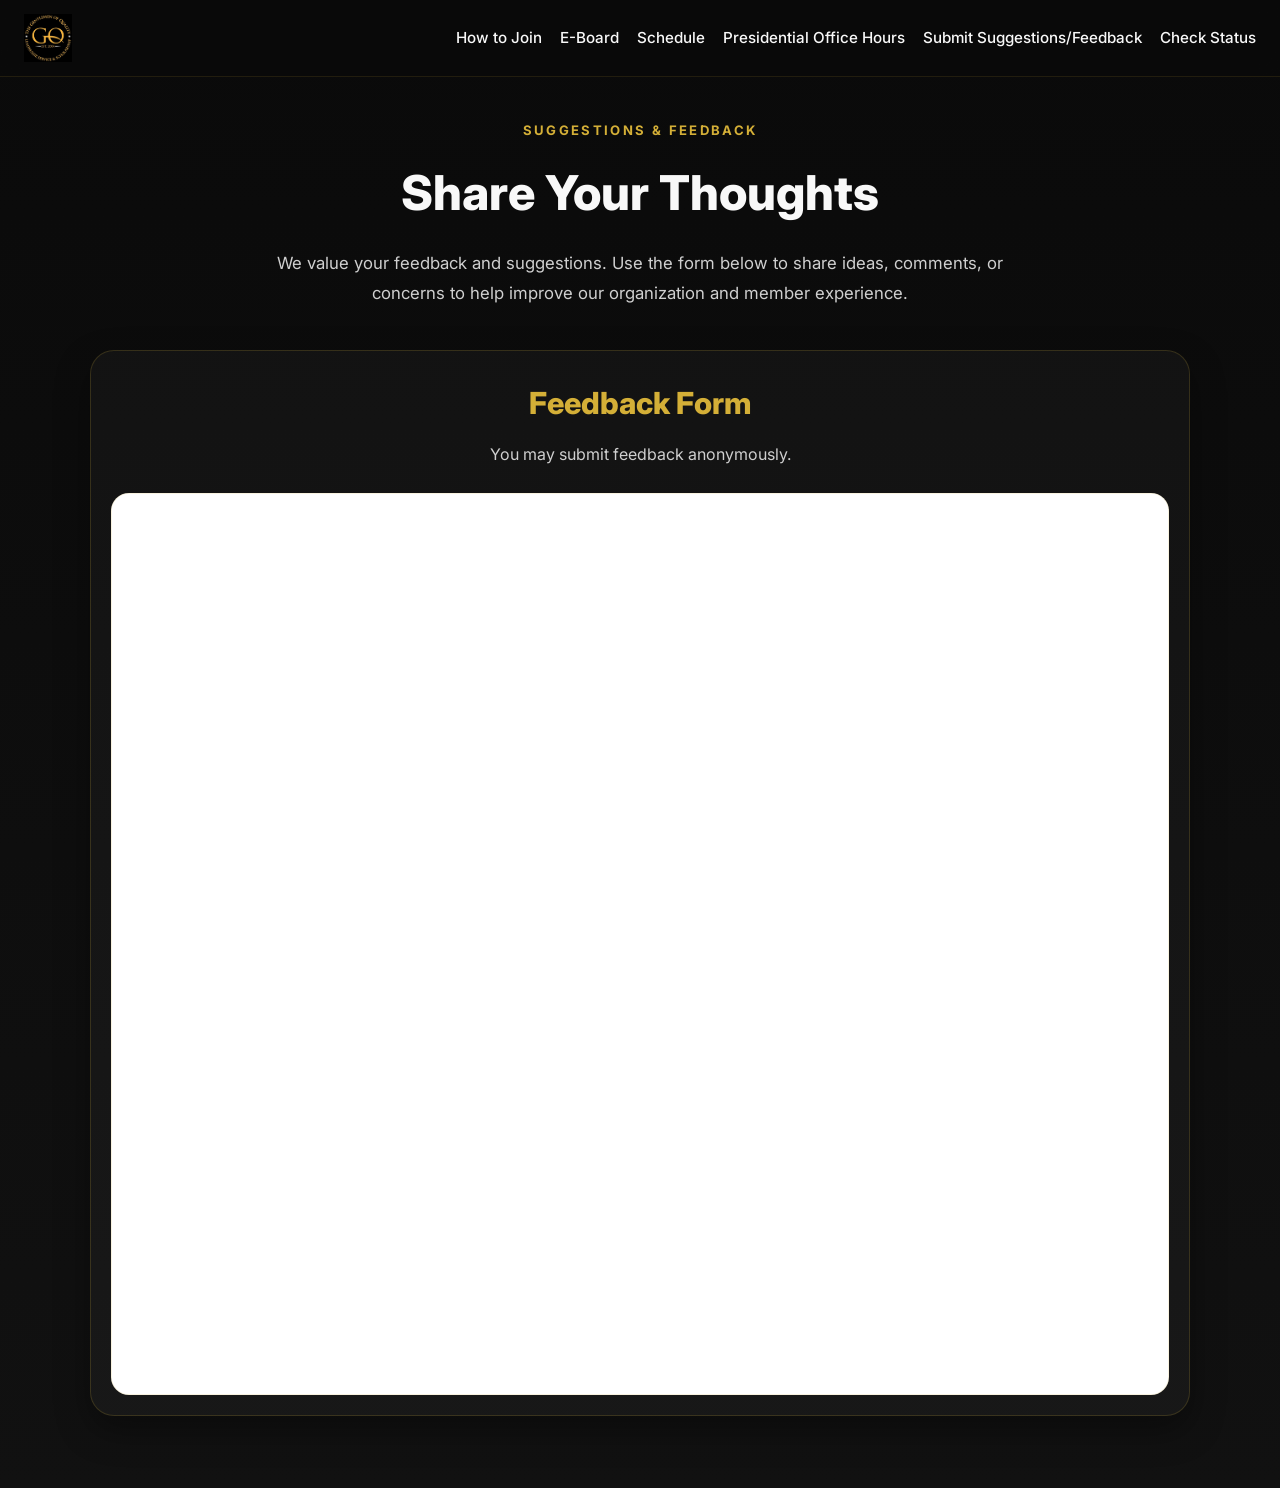
<file: feedback.html>
<!DOCTYPE html>
<html lang="en">
<head>
  <meta charset="UTF-8" />
  <meta name="viewport" content="width=device-width, initial-scale=1.0" />
  <title>Submit Feedback</title>
  <link rel="stylesheet" href="css/styles.css" />
  <link rel="preconnect" href="https://fonts.googleapis.com">
  <link rel="preconnect" href="https://fonts.gstatic.com" crossorigin>
  <link href="https://fonts.googleapis.com/css2?family=Inter:wght@400;500;600;700;800&display=swap" rel="stylesheet">
</head>
<body>
 <header>
  <nav class="navbar">
    <div class="logo">
      <a href="index.html">
        <img src="images/logo.png" alt="Organization Logo" class="logo-img">
      </a>
    </div>

    <button class="menu-toggle" aria-label="Toggle navigation">
      <span></span>
      <span></span>
      <span></span>
    </button>

    <ul class="nav-links">
      <li><a href="join.html">How to Join</a></li>
      <li><a href="eboard.html">E-Board</a></li>
      <li><a href="schedule.html">Schedule</a></li>
      <li><a href="office-hours.html">Presidential Office Hours</a></li>
      <li><a href="feedback.html">Submit Suggestions/Feedback</a></li>
      <li><a href="records.html">Check Status</a></li>
    </ul>
  </nav>
</header>

  <section class="feedback-section">
    <div class="feedback-container">
      <p class="feedback-label">SUGGESTIONS & FEEDBACK</p>
      <h1>Share Your Thoughts</h1>
      <p class="feedback-subtext">
        We value your feedback and suggestions. Use the form below to share ideas,
        comments, or concerns to help improve our organization and member experience.
      </p>

      <div class="feedback-card">
        <h2>Feedback Form</h2>
        <p class="feedback-note">
          You may submit feedback anonymously.
        </p>

        <div class="feedback-form-wrapper">
          <iframe
            src="https://docs.google.com/forms/d/e/1FAIpQLScGJvVXjGagRpXw9O5iXLkGBzt_D0_GE3w5MqqOFE9bLYqHsw/viewform?embedded=true"
            width="100%"
            height="900"
            frameborder="0"
            marginheight="0"
            marginwidth="0"
          >
            Loading…
          </iframe>
        </div>
      </div>
    </div>
  </section>

  <script src="js/main.js"></script>
</body>
</html>
</file>
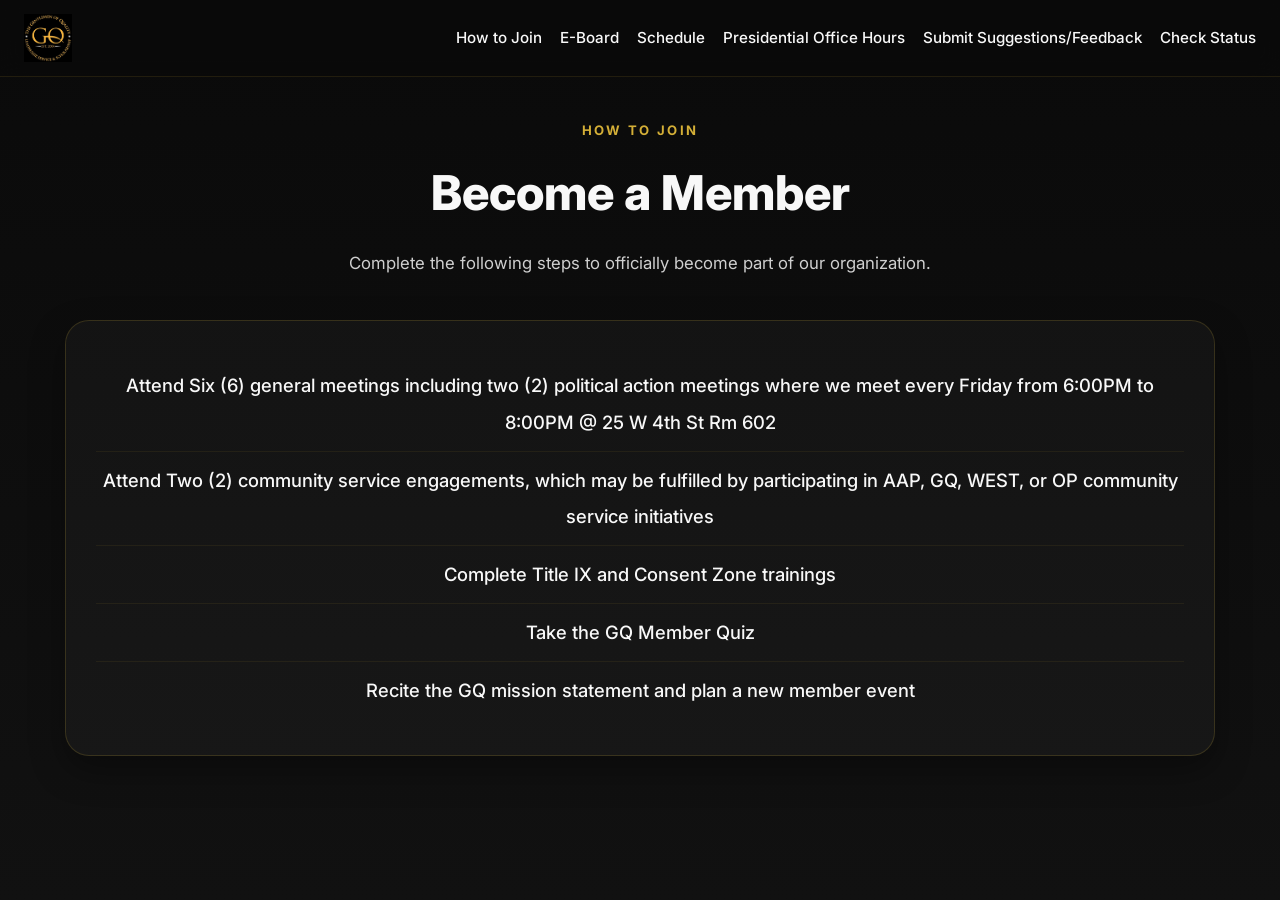
<file: join.html>
<!DOCTYPE html>
<html lang="en">
<head>
  <meta charset="UTF-8" />
  <meta name="viewport" content="width=device-width, initial-scale=1.0" />
  <title>How to Join</title>
  <link rel="stylesheet" href="css/styles.css" />
  <link rel="preconnect" href="https://fonts.googleapis.com">
  <link rel="preconnect" href="https://fonts.gstatic.com" crossorigin>
  <link href="https://fonts.googleapis.com/css2?family=Inter:wght@400;500;600;700;800&display=swap" rel="stylesheet">
</head>
<body>
 <header>
  <nav class="navbar">
    <div class="logo">
      <a href="index.html">
        <img src="images/logo.png" alt="Organization Logo" class="logo-img">
      </a>
    </div>

    <button class="menu-toggle" aria-label="Toggle navigation">
      <span></span>
      <span></span>
      <span></span>
    </button>

    <ul class="nav-links">
      <li><a href="join.html">How to Join</a></li>
      <li><a href="eboard.html">E-Board</a></li>
      <li><a href="schedule.html">Schedule</a></li>
      <li><a href="office-hours.html">Presidential Office Hours</a></li>
      <li><a href="feedback.html">Submit Suggestions/Feedback</a></li>
      <li><a href="records.html">Check Status</a></li>
    </ul>
  </nav>
</header>

  <section class="join-section">
    <div class="join-container">
      <p class="join-label">HOW TO JOIN</p>
      <h1>Become a Member</h1>
      <p class="join-subtext">
        Complete the following steps to officially become part of our organization.
      </p>

      <div class="join-list-card">
        <ol class="join-list">
          <li>Attend Six (6) general meetings including two (2) political action meetings where we meet every Friday from 6:00PM to 8:00PM @ 25 W 4th St Rm 602</li>
          <li>Attend Two (2) community service engagements, which may be fulfilled by participating in
AAP, GQ, WEST, or OP community service initiatives</li>
          <li>Complete Title IX and Consent Zone trainings</li>
          <li>Take the GQ Member Quiz</li>
          <li>Recite the GQ mission statement and plan a new member event</li>
        </ol>
      </div>
    </div>
  </section>


  <script src="js/main.js"></script>
</body>
</html>
</file>
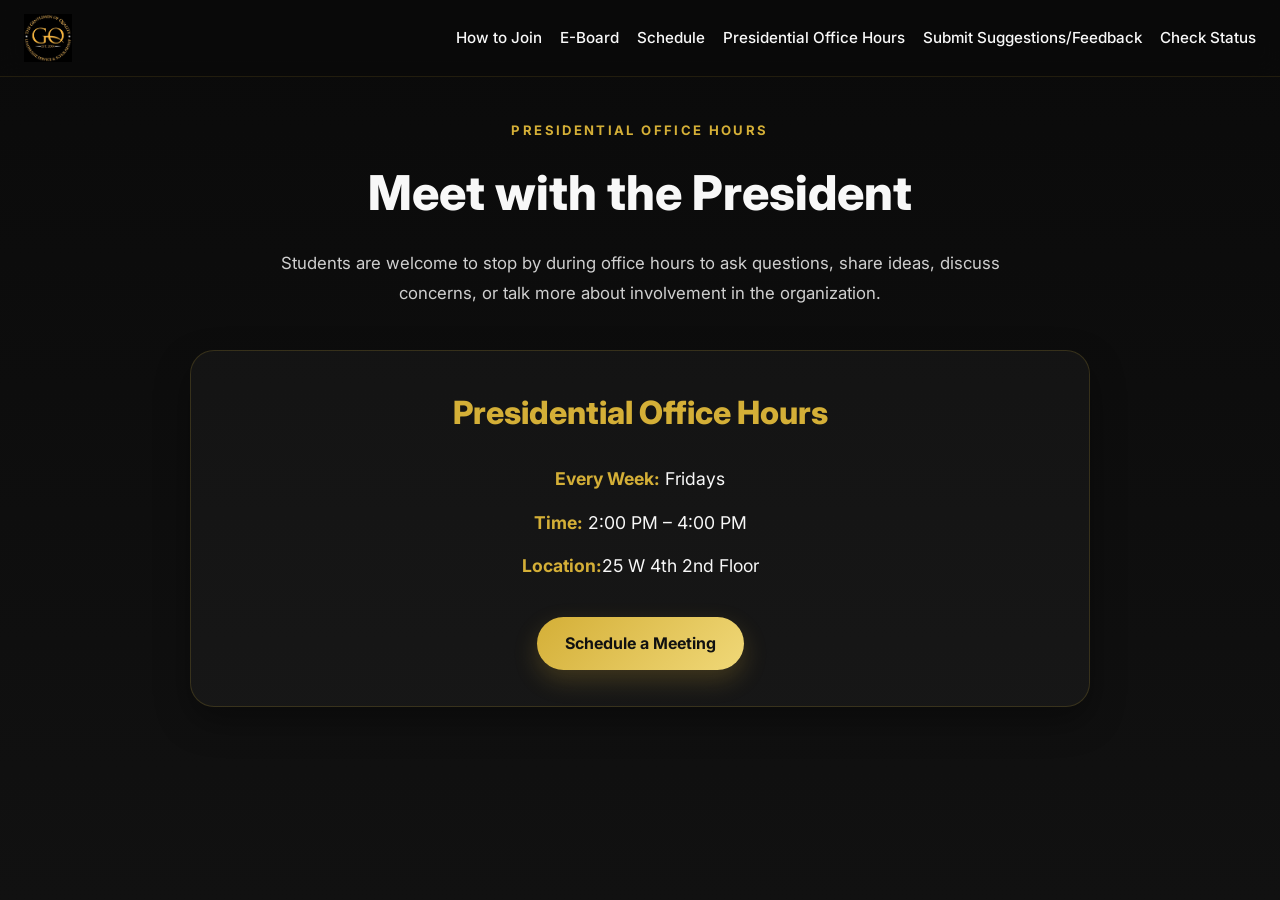
<file: office-hours.html>
<!DOCTYPE html>
<html lang="en">
<head>
  <meta charset="UTF-8" />
  <meta name="viewport" content="width=device-width, initial-scale=1.0" />
  <title>Presidential Office Hours</title>
  <link rel="stylesheet" href="css/styles.css" />
  <link rel="preconnect" href="https://fonts.googleapis.com">
  <link rel="preconnect" href="https://fonts.gstatic.com" crossorigin>
  <link href="https://fonts.googleapis.com/css2?family=Inter:wght@400;500;600;700;800&display=swap" rel="stylesheet">
</head>
<body>
  <header>
  <nav class="navbar">
    <div class="logo">
      <a href="index.html">
        <img src="images/logo.png" alt="Organization Logo" class="logo-img">
      </a>
    </div>

    <button class="menu-toggle" aria-label="Toggle navigation">
      <span></span>
      <span></span>
      <span></span>
    </button>

    <ul class="nav-links">
      <li><a href="join.html">How to Join</a></li>
      <li><a href="eboard.html">E-Board</a></li>
      <li><a href="schedule.html">Schedule</a></li>
      <li><a href="office-hours.html">Presidential Office Hours</a></li>
      <li><a href="feedback.html">Submit Suggestions/Feedback</a></li>
      <li><a href="records.html">Check Status</a></li>
    </ul>
  </nav>
</header>
  <section class="office-hours-section">
    <div class="office-hours-container">
      <p class="office-hours-label">PRESIDENTIAL OFFICE HOURS</p>
      <h1>Meet with the President</h1>
      <p class="office-hours-subtext">
        Students are welcome to stop by during office hours to ask questions,
        share ideas, discuss concerns, or talk more about involvement in the organization.
      </p>

      <div class="office-hours-card">
        <h2>Presidential Office Hours</h2>
        <p class="office-hours-time"><strong>Every Week:</strong> Fridays</p>
        <p class="office-hours-time"><strong>Time:</strong> 2:00 PM – 4:00 PM</p>
        <p class="office-hours-time"><strong>Location:</strong>25 W 4th 2nd Floor</p>

        <a
          class="btn office-hours-btn"
          href="https://calendar.app.google/8Hw8Co68p6hmRmtT6"
          target="_blank"
          rel="noopener noreferrer"
        >
          Schedule a Meeting
        </a>
      </div>
    </div>
  </section>

  <script src="js/main.js"></script>
</body>
</html>
</file>
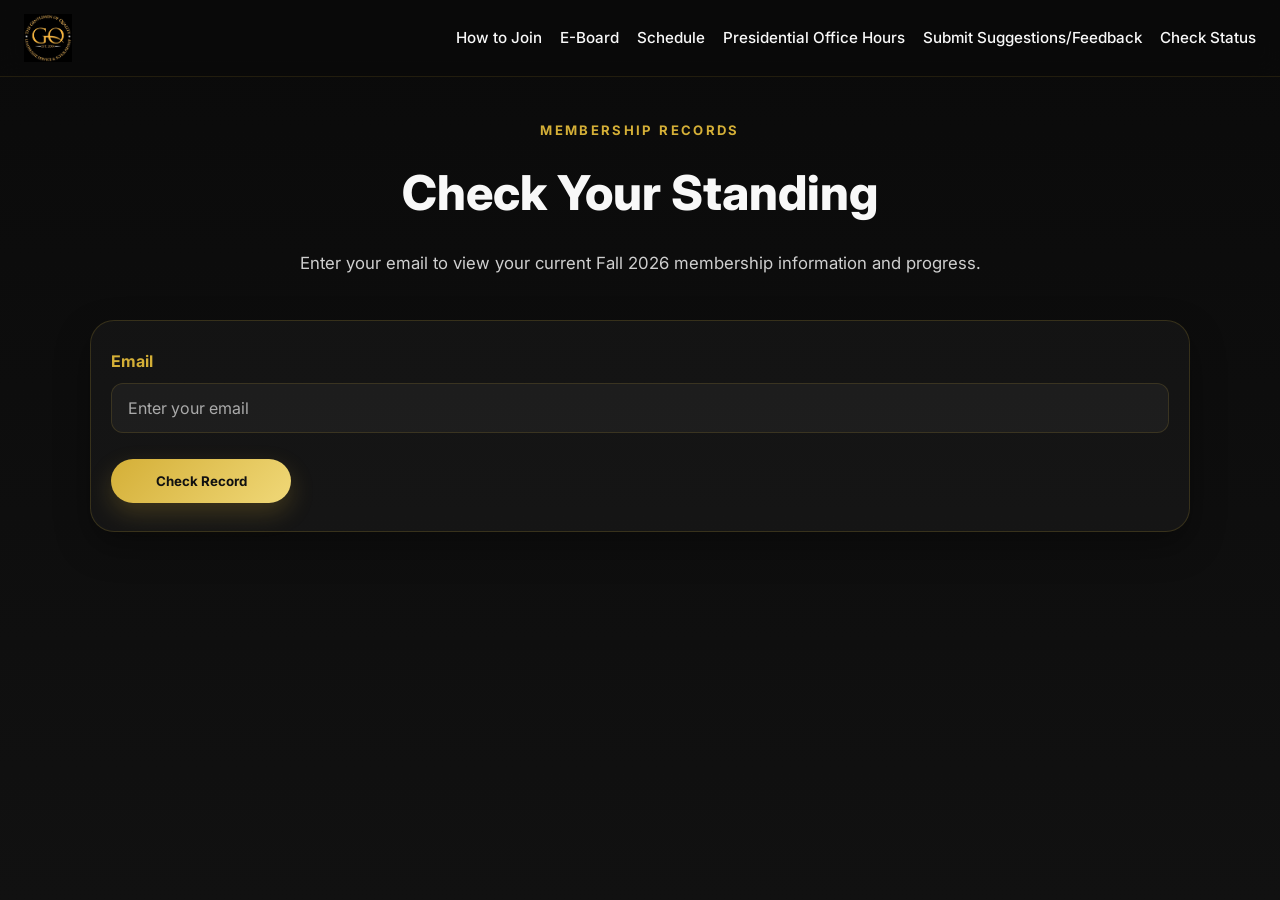
<file: records.html>
<!DOCTYPE html>
<html lang="en">
<head>
  <meta charset="UTF-8" />
  <meta name="viewport" content="width=device-width, initial-scale=1.0" />
  <title>Check Records</title>
  <link rel="stylesheet" href="css/styles.css" />
  <link rel="preconnect" href="https://fonts.googleapis.com">
  <link rel="preconnect" href="https://fonts.gstatic.com" crossorigin>
  <link href="https://fonts.googleapis.com/css2?family=Inter:wght@400;500;600;700;800&display=swap" rel="stylesheet">
</head>
<body>
  <header>
  <nav class="navbar">
    <div class="logo">
      <a href="index.html">
        <img src="images/logo.png" alt="Organization Logo" class="logo-img">
      </a>
    </div>

    <button class="menu-toggle" aria-label="Toggle navigation">
      <span></span>
      <span></span>
      <span></span>
    </button>

    <ul class="nav-links">
      <li><a href="join.html">How to Join</a></li>
      <li><a href="eboard.html">E-Board</a></li>
      <li><a href="schedule.html">Schedule</a></li>
      <li><a href="office-hours.html">Presidential Office Hours</a></li>
      <li><a href="feedback.html">Submit Suggestions/Feedback</a></li>
      <li><a href="records.html">Check Status</a></li>
    </ul>
  </nav>
</header>

  <section class="records-section">
    <div class="records-container">
      <p class="records-label">MEMBERSHIP RECORDS</p>
      <h1>Check Your Standing</h1>
      <p class="records-subtext">
        Enter your email to view your current Fall 2026 membership information and progress.
      </p>

      <div class="records-card">
        <div class="form-group">
          <label for="emailSearch">Email</label>
          <input type="email" id="emailSearch" placeholder="Enter your email" />
        </div>

        <button id="searchBtn" class="records-btn">Check Record</button>

        <div id="result" class="records-result" style="display: none;"></div>
      </div>
    </div>
  </section>

  <script src="js/records.js"></script>
  <script src="js/main.js"></script>
</body>
</html>
</file>
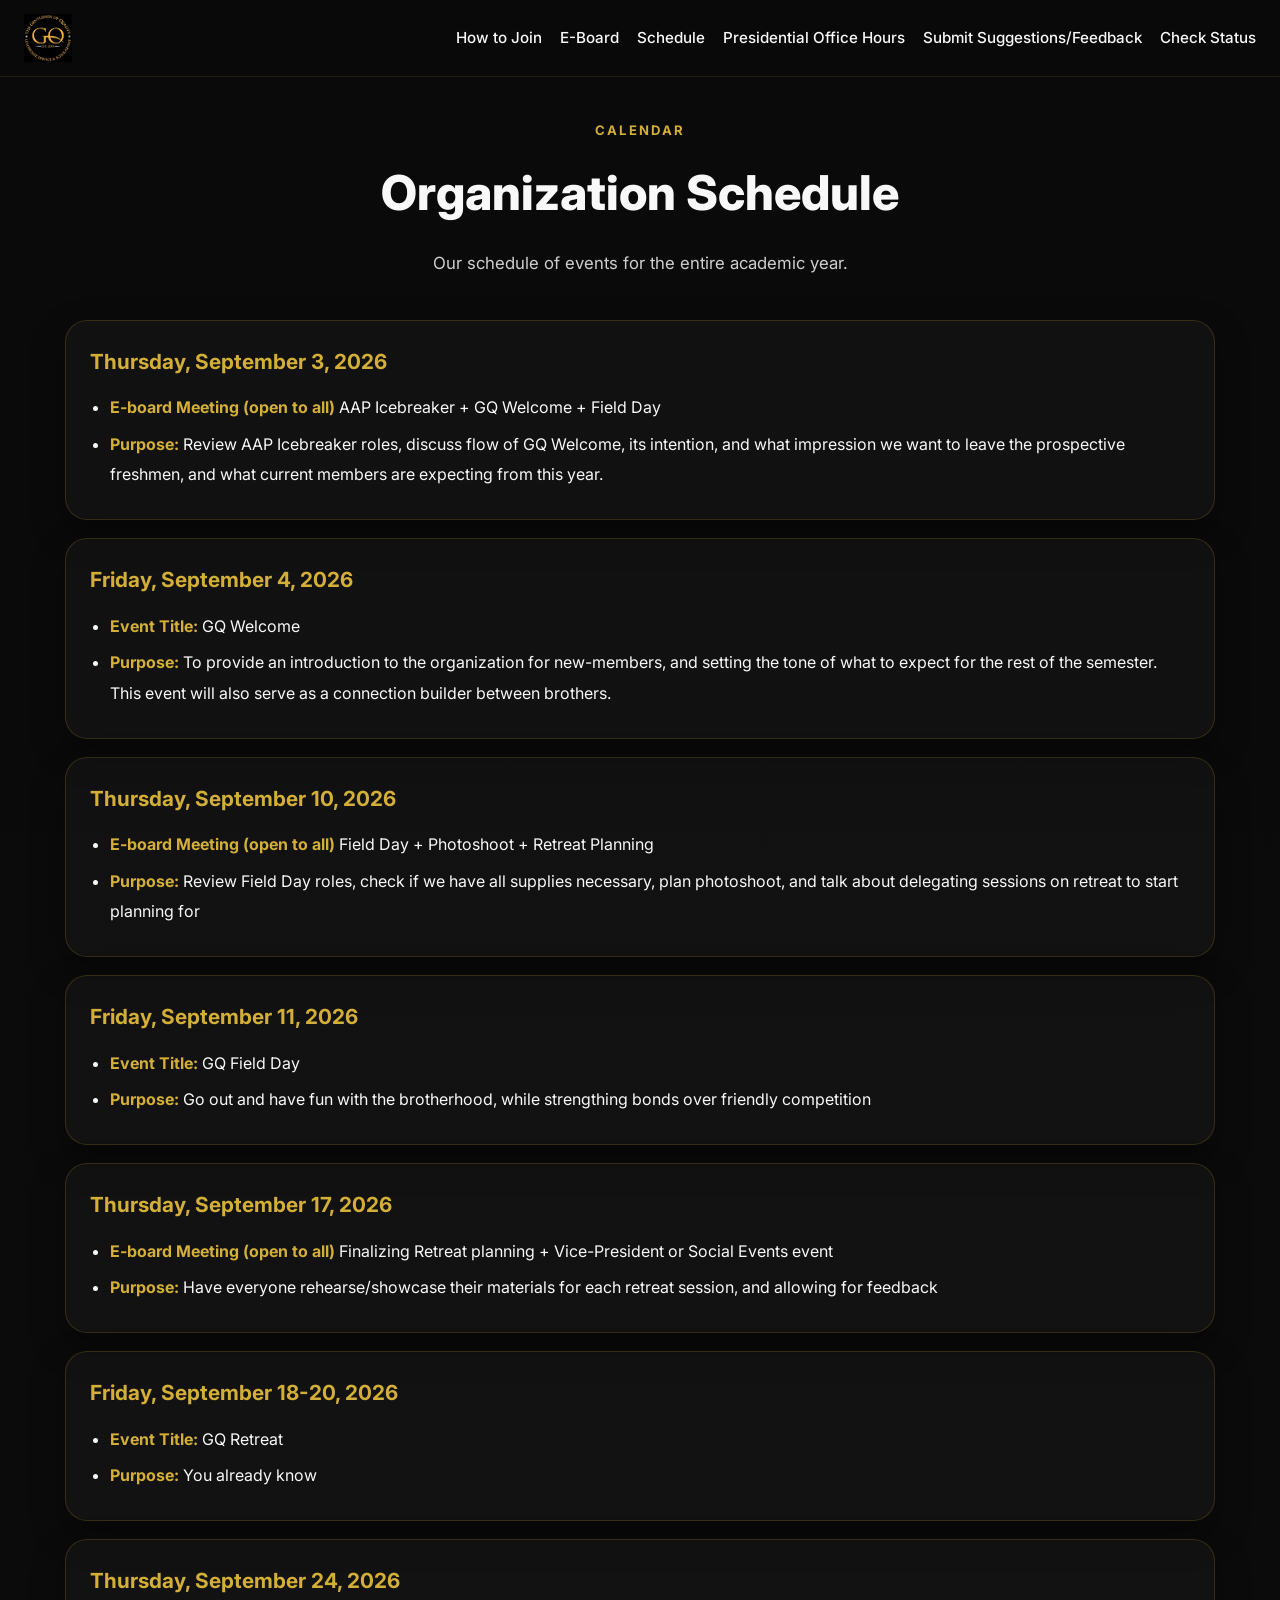
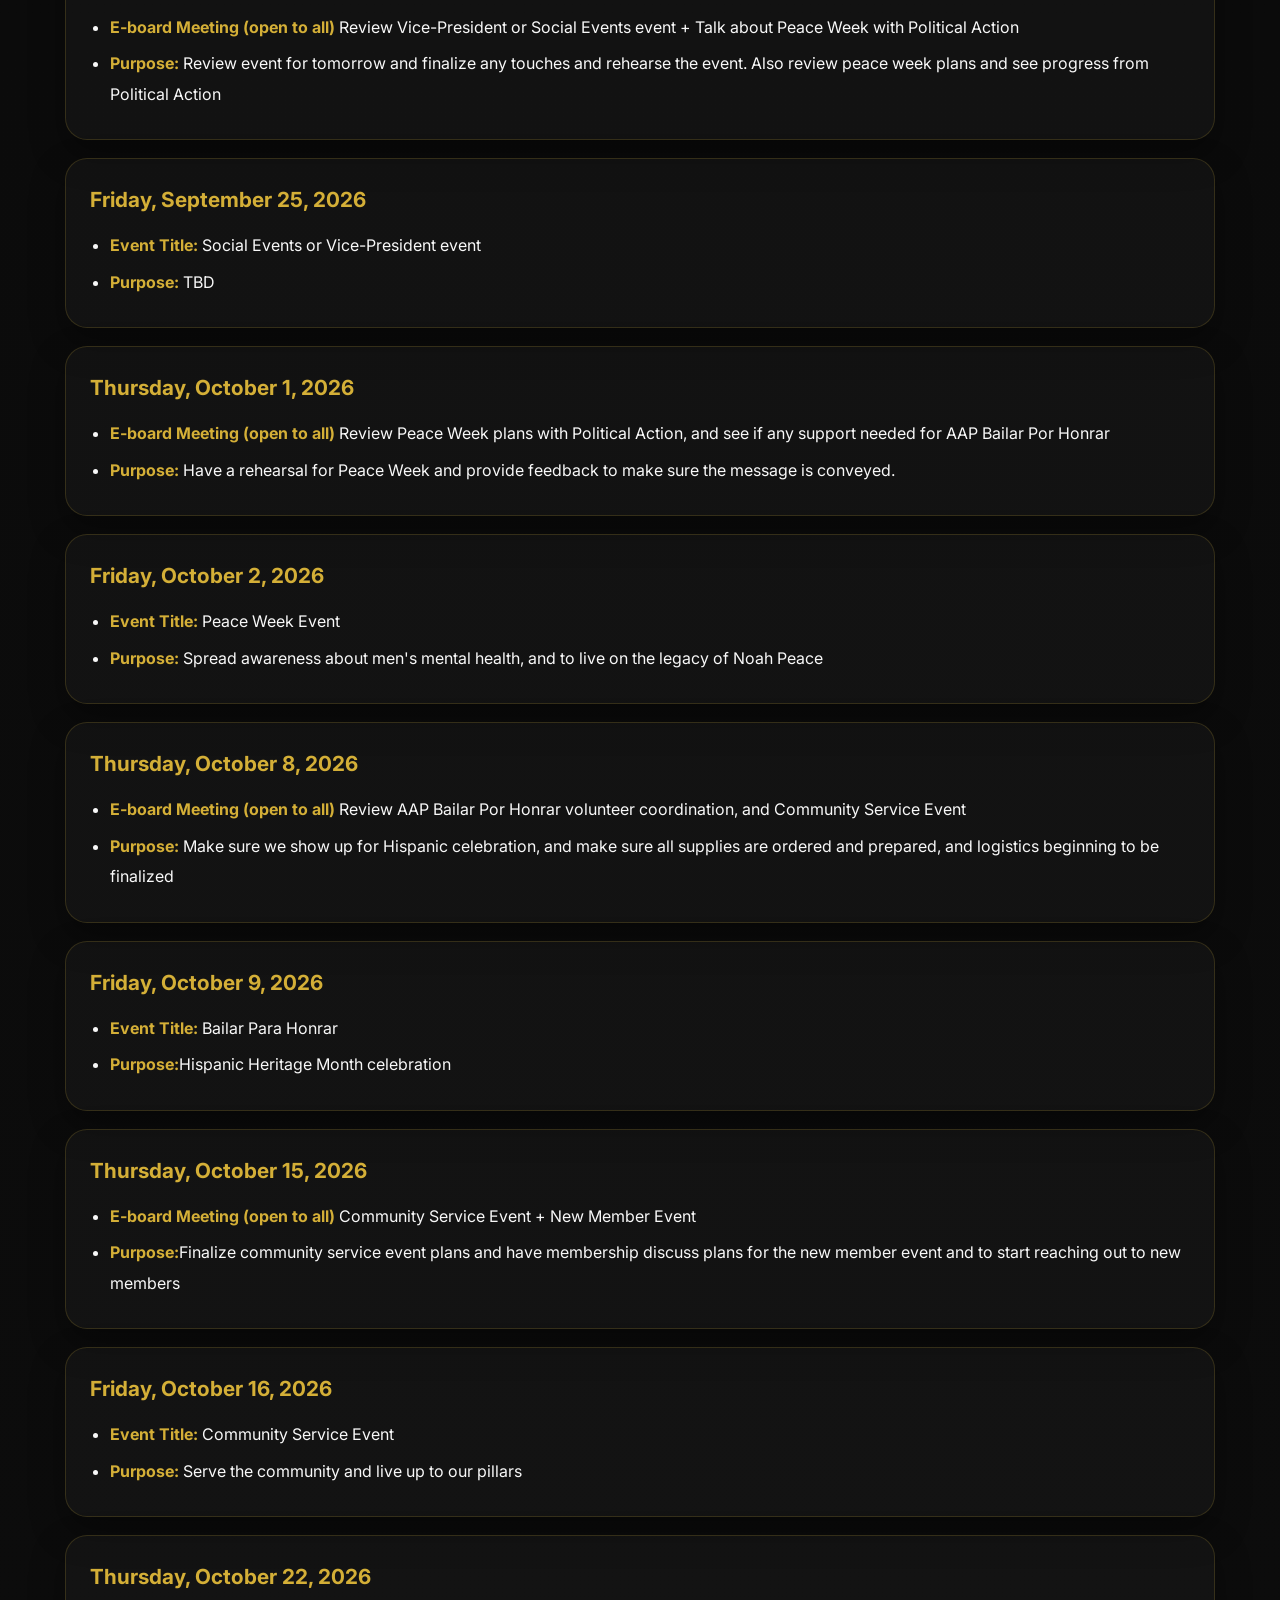
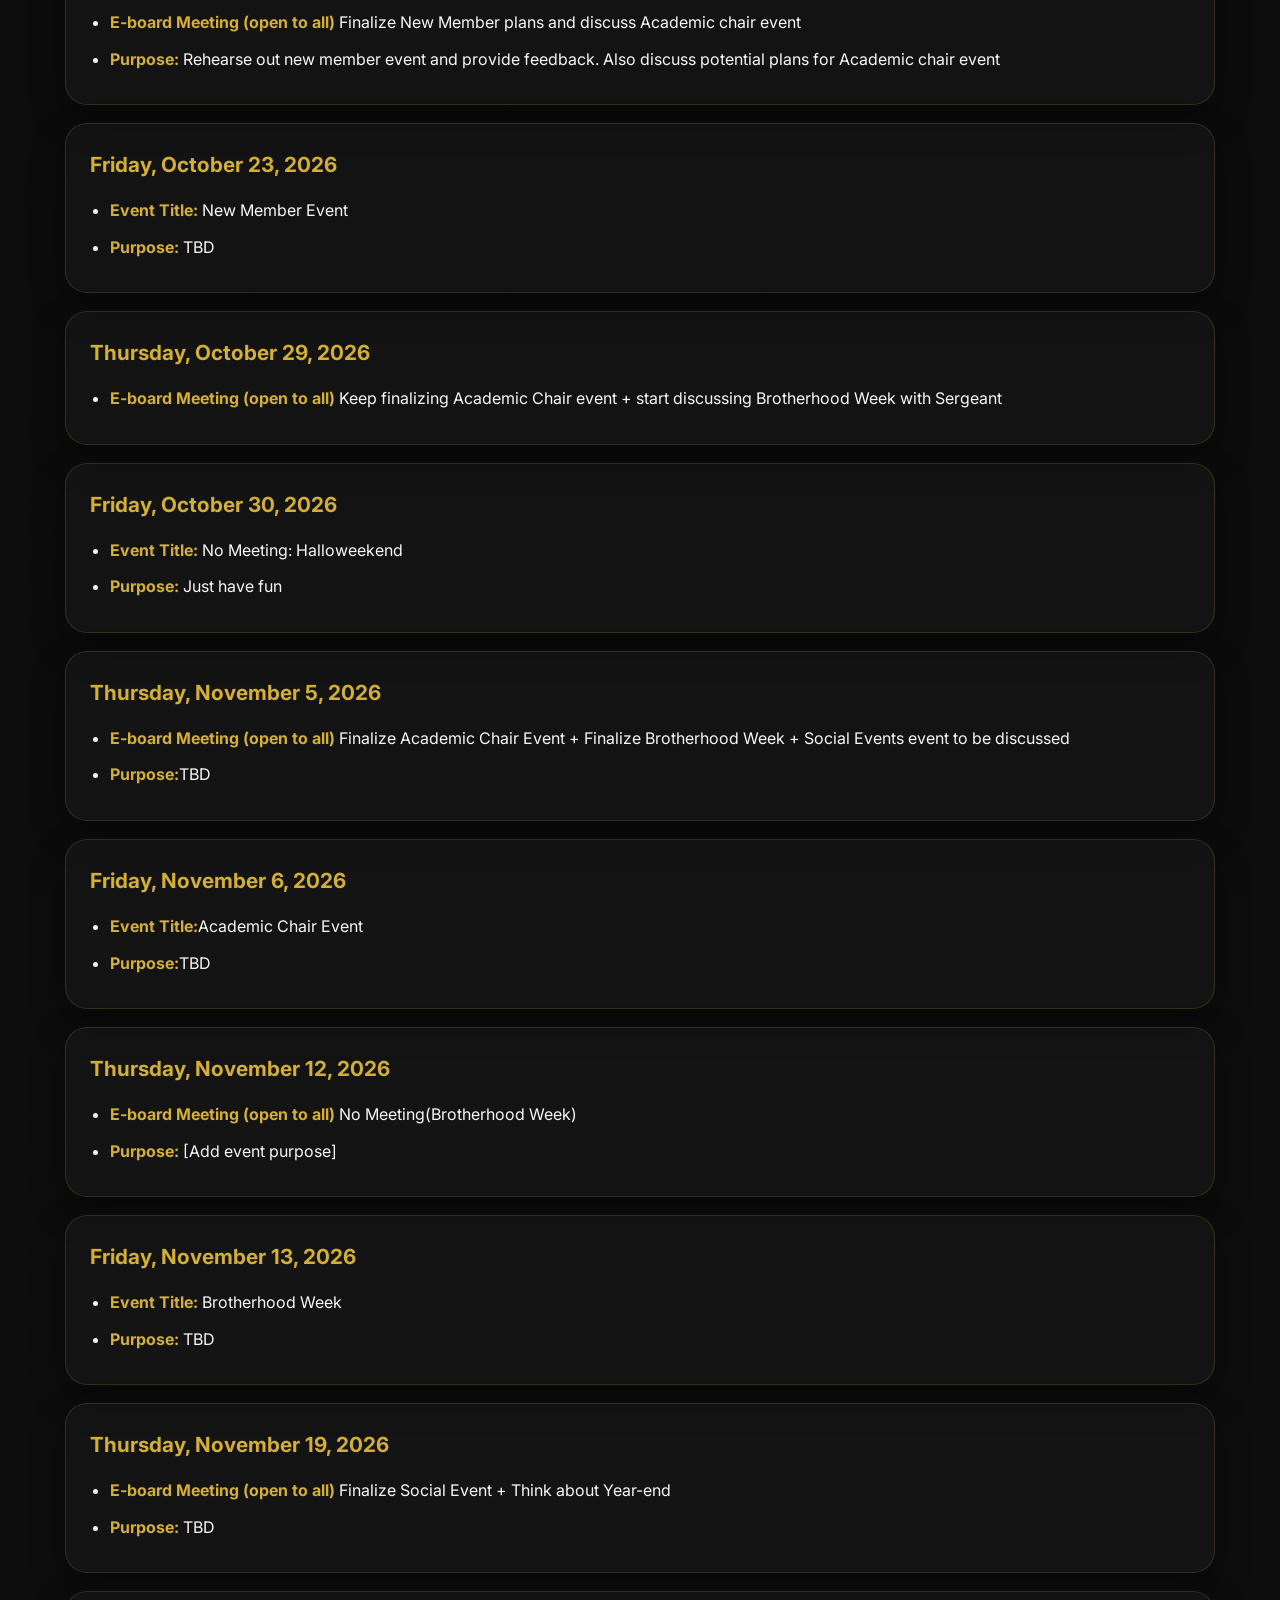
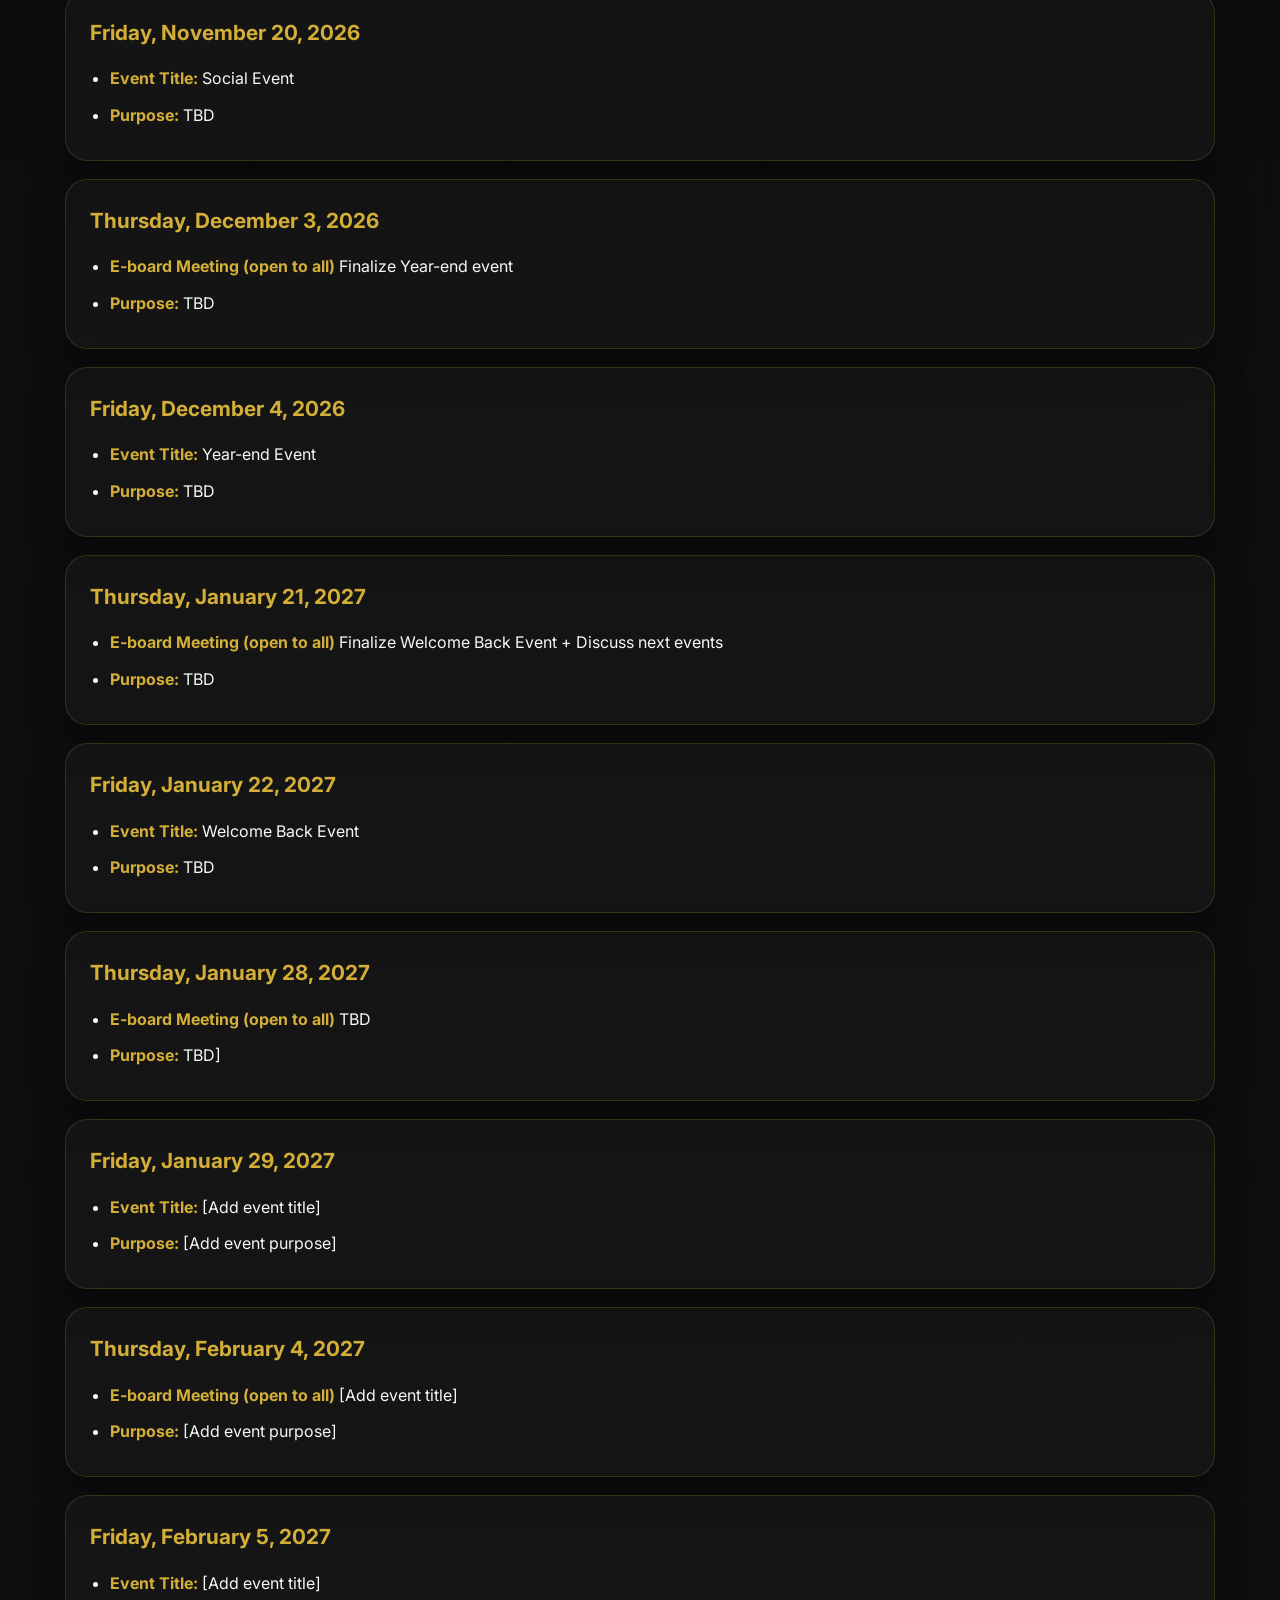
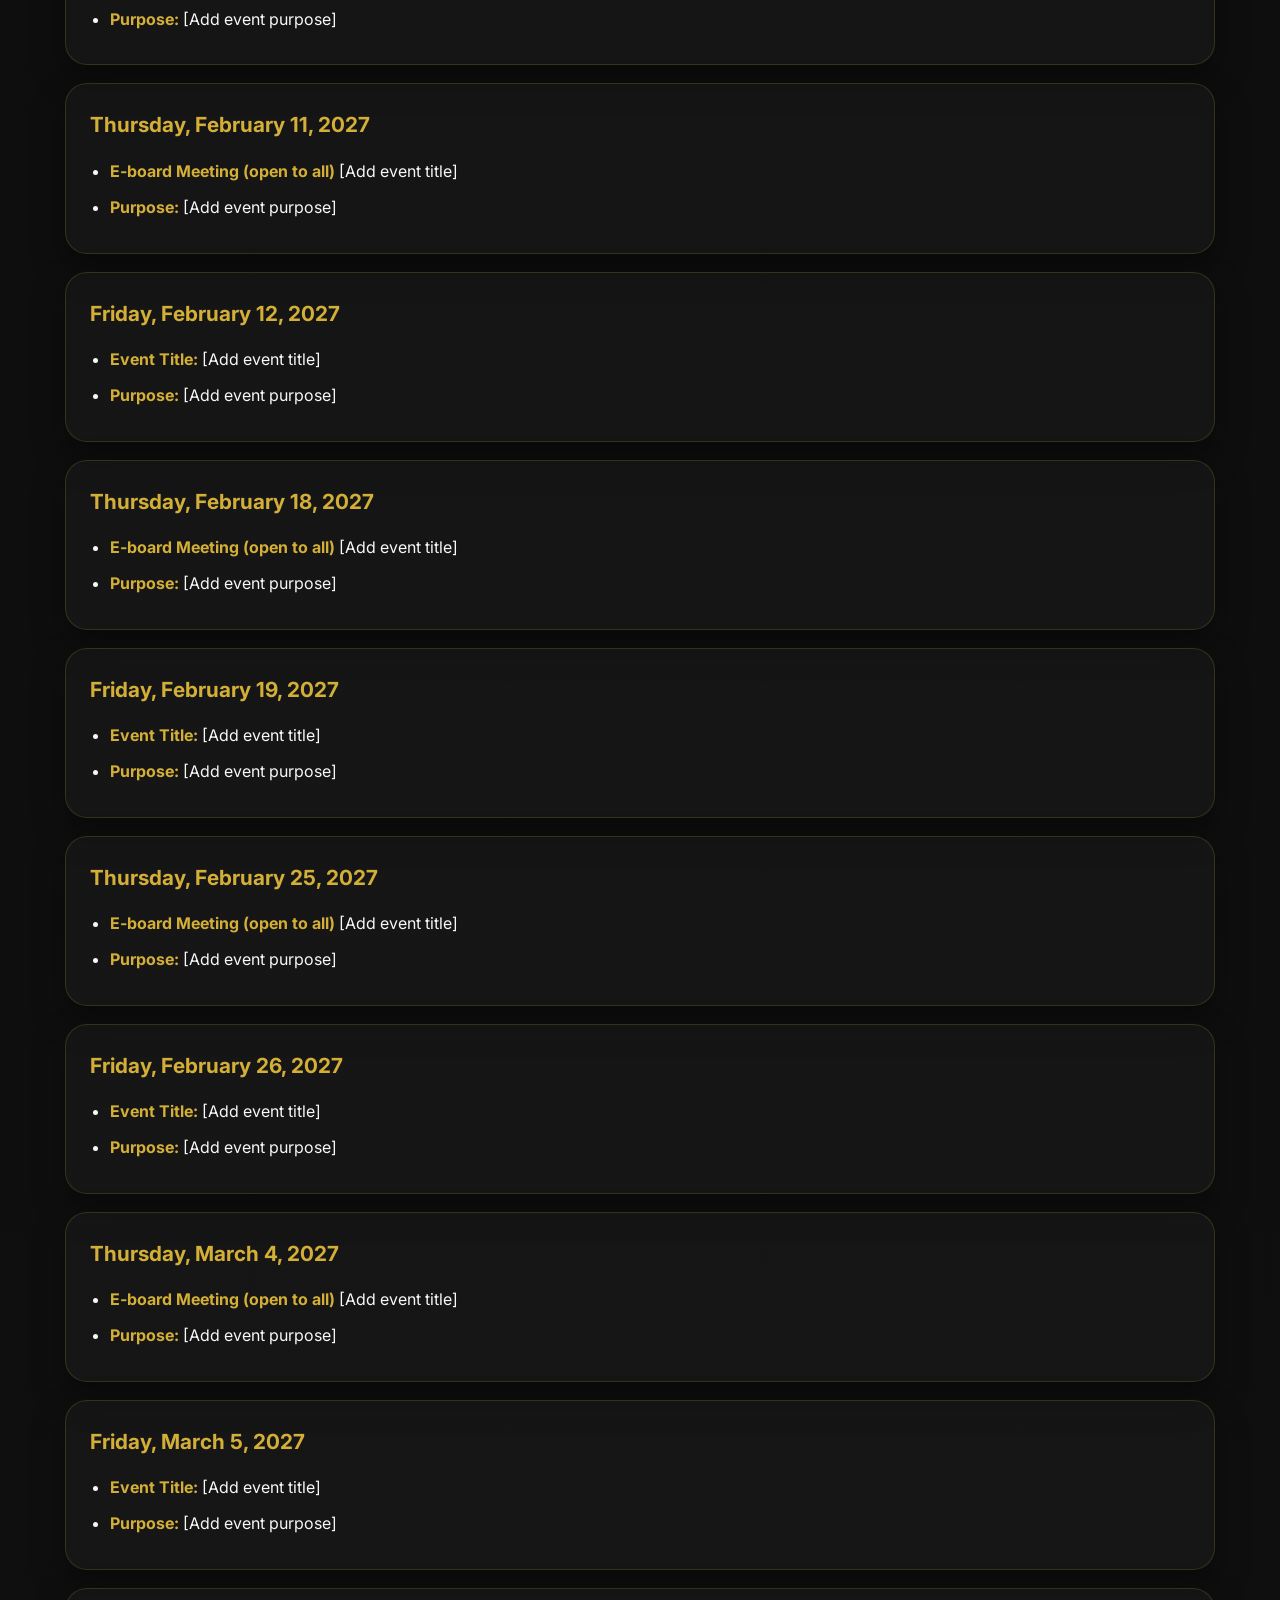
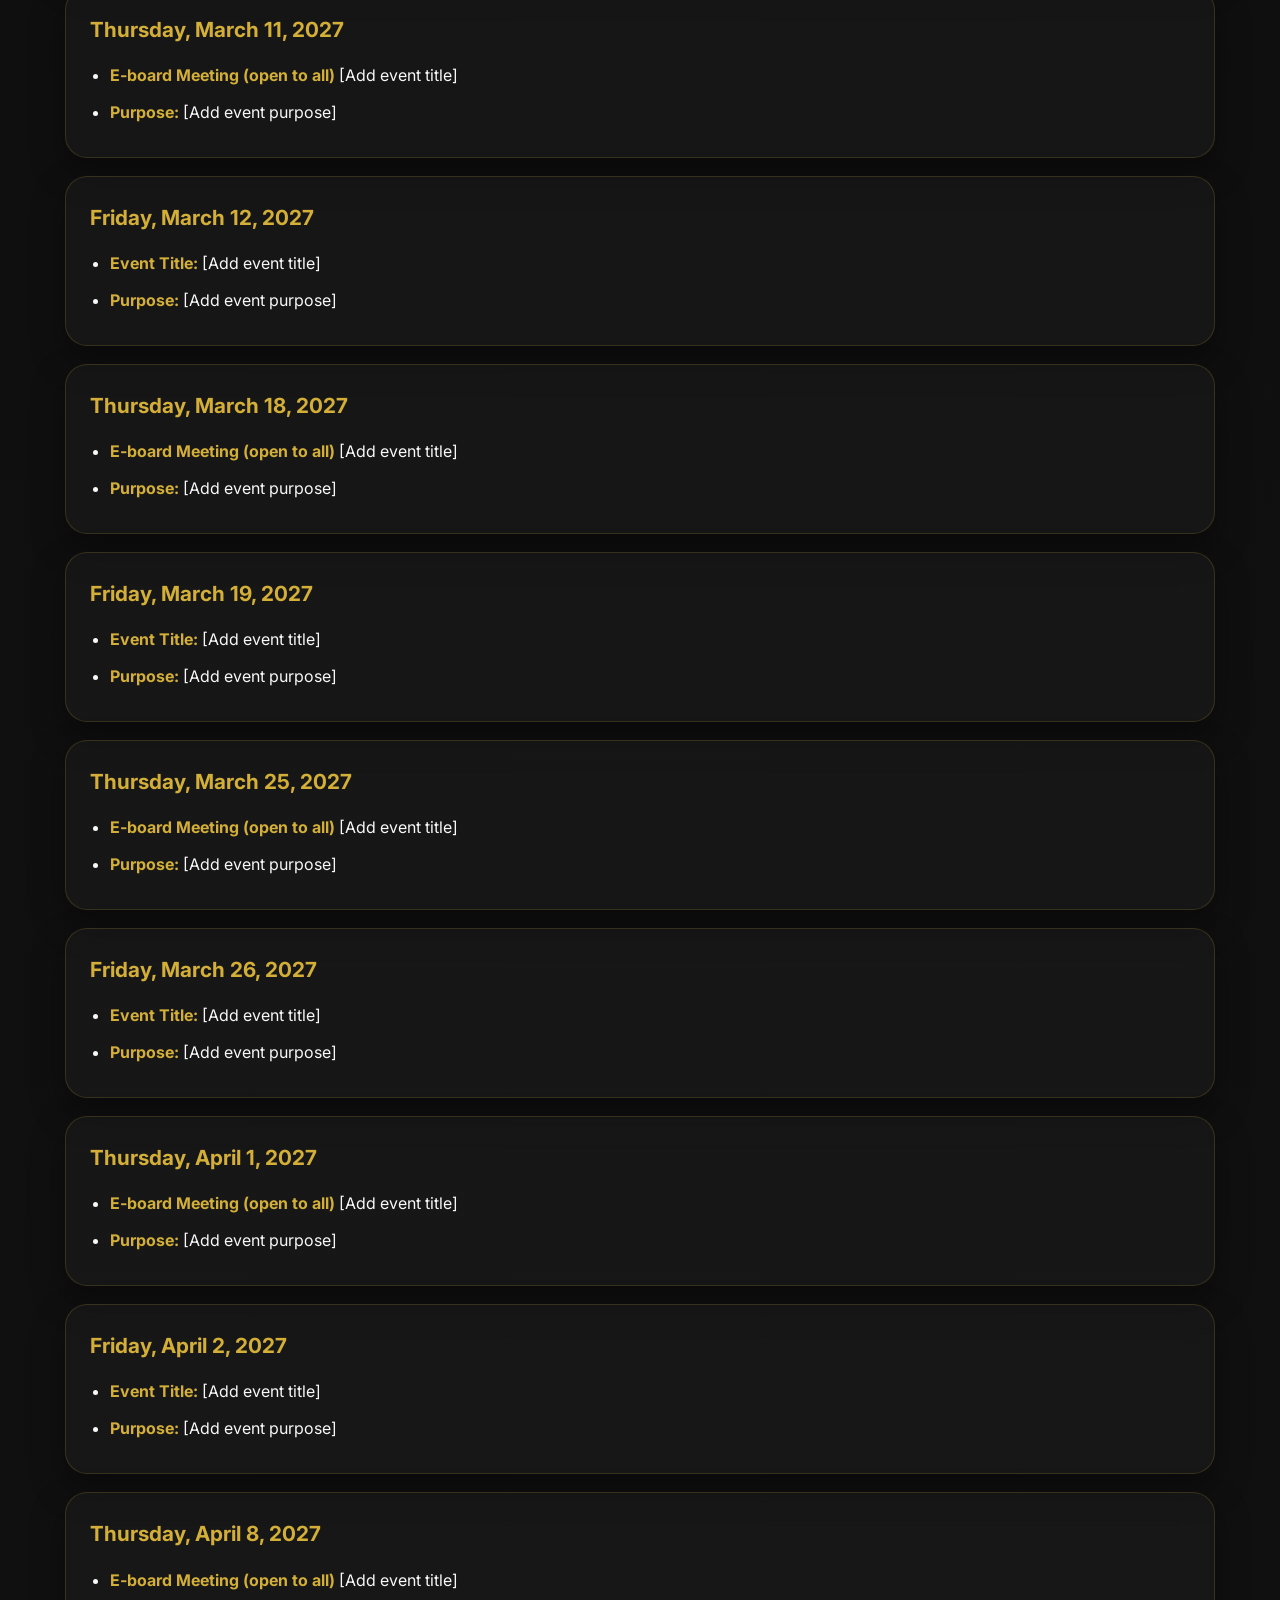
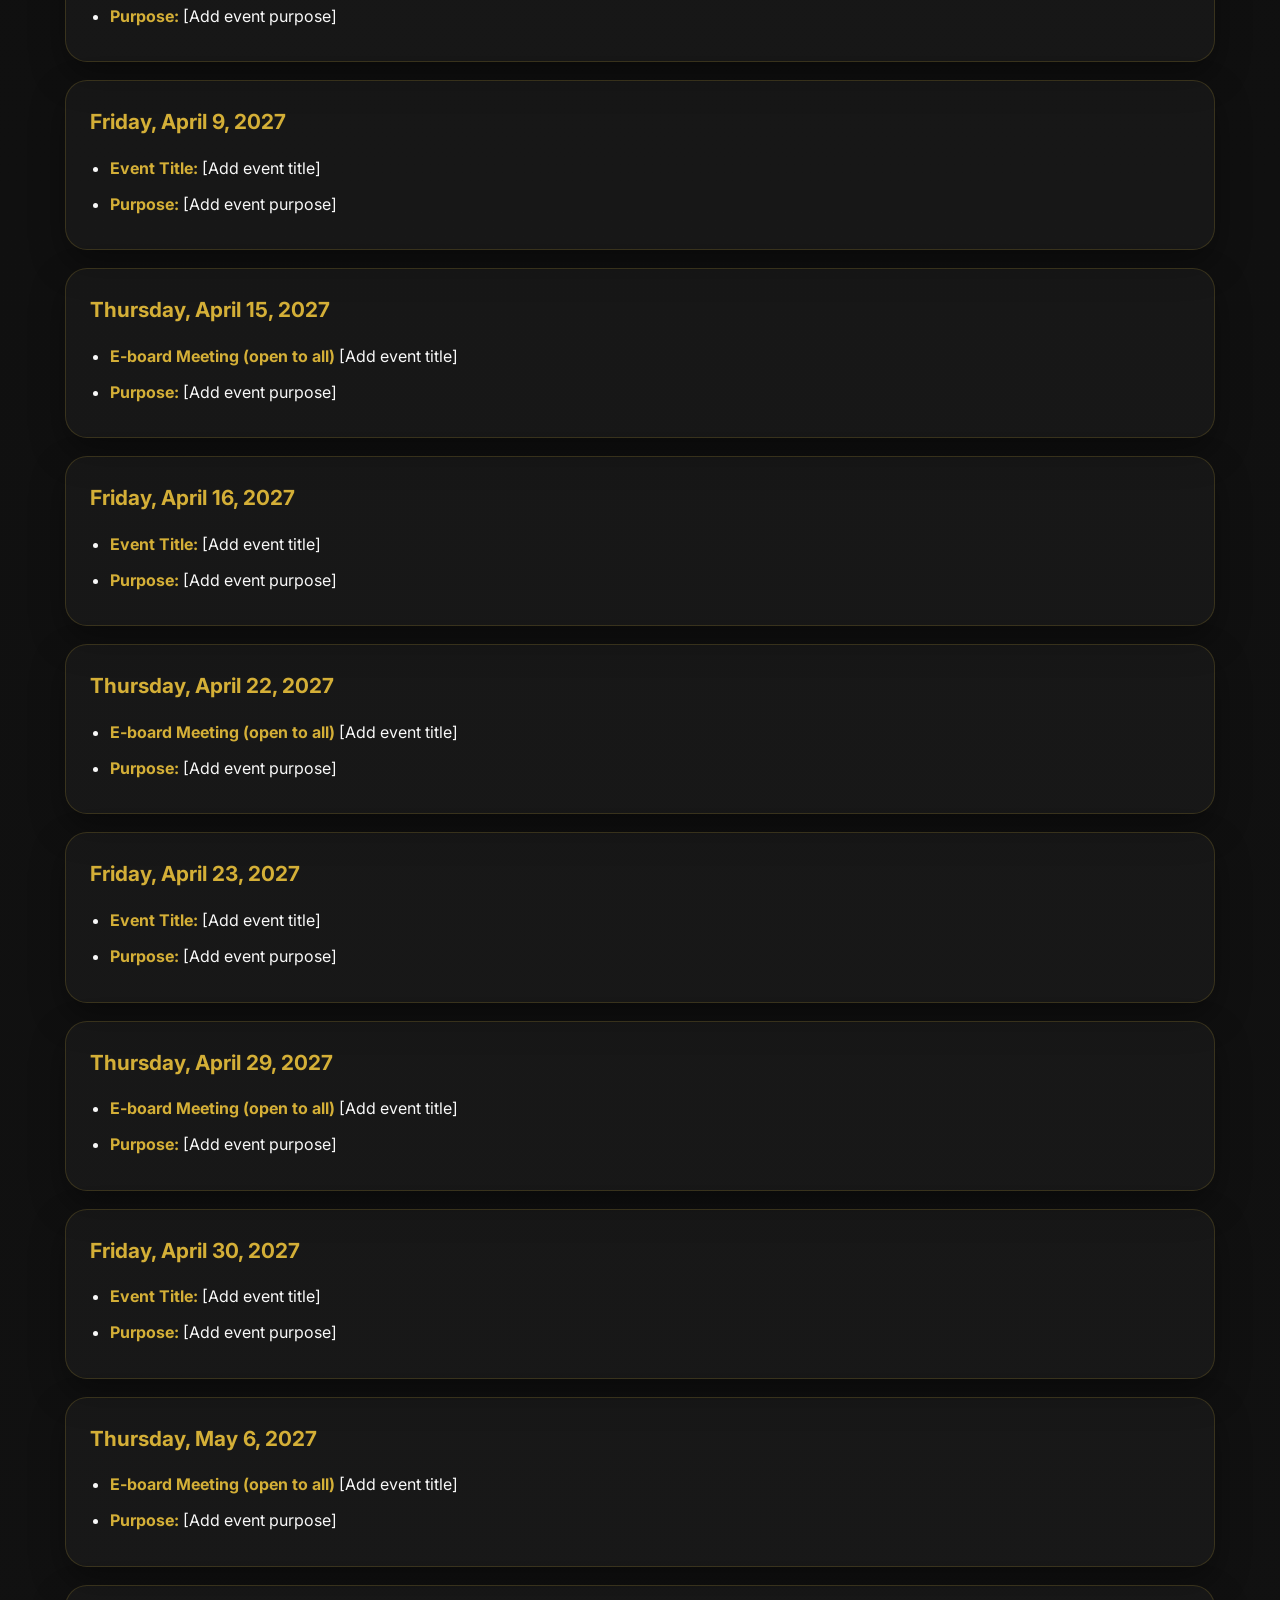
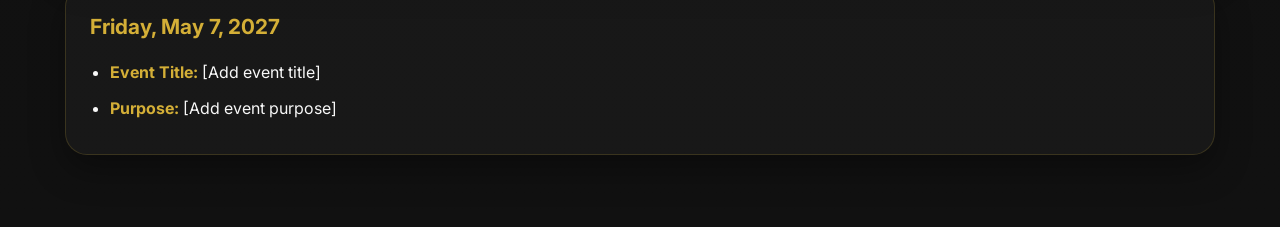
<file: schedule.html>
<!DOCTYPE html>
<html lang="en">
<head>
  <meta charset="UTF-8" />
  <meta name="viewport" content="width=device-width, initial-scale=1.0" />
  <title>Schedule</title>
  <link rel="stylesheet" href="css/styles.css" />
  <link rel="preconnect" href="https://fonts.googleapis.com">
  <link rel="preconnect" href="https://fonts.gstatic.com" crossorigin>
  <link href="https://fonts.googleapis.com/css2?family=Inter:wght@400;500;600;700;800&display=swap" rel="stylesheet">
</head>
<body>
  <header>
  <nav class="navbar">
    <div class="logo">
      <a href="index.html">
        <img src="images/logo.png" alt="Organization Logo" class="logo-img">
      </a>
    </div>

    <button class="menu-toggle" aria-label="Toggle navigation">
      <span></span>
      <span></span>
      <span></span>
    </button>

    <ul class="nav-links">
      <li><a href="join.html">How to Join</a></li>
      <li><a href="eboard.html">E-Board</a></li>
      <li><a href="schedule.html">Schedule</a></li>
      <li><a href="office-hours.html">Presidential Office Hours</a></li>
      <li><a href="feedback.html">Submit Suggestions/Feedback</a></li>
      <li><a href="records.html">Check Status</a></li>
    </ul>
  </nav>
</header>

  <section class="schedule-section">
    <div class="schedule-container">
      <p class="schedule-label">CALENDAR</p>
      <h1>Organization Schedule</h1>
      <p class="schedule-subtext">
        Our schedule of events for the entire academic year.
      </p>

      <div class="schedule-list">

        <div class="schedule-card">
          <h2>Thursday, September 3, 2026</h2>
          <ul>
            <li><strong>E-board Meeting (open to all)</strong> AAP Icebreaker + GQ Welcome + Field Day</li>
            <li><strong>Purpose:</strong> Review AAP Icebreaker roles, discuss flow of GQ Welcome, its intention, and what impression we want to leave the prospective freshmen, and what current members are expecting from this year.</li>
          </ul>
        </div>

        <div class="schedule-card">
          <h2>Friday, September 4, 2026</h2>
          <ul>
            <li><strong>Event Title:</strong> GQ Welcome</li>
            <li><strong>Purpose:</strong> To provide an introduction to the organization for new-members, and setting the tone of what to expect for the rest of the semester. This event will also serve as a connection builder between brothers.</li>
          </ul>
        </div>

        <div class="schedule-card">
          <h2>Thursday, September 10, 2026</h2>
          <ul>
            <li><strong>E-board Meeting (open to all)</strong> Field Day + Photoshoot + Retreat Planning</li>
            <li><strong>Purpose:</strong> Review Field Day roles, check if we have all supplies necessary, plan photoshoot, and talk about delegating sessions on retreat to start planning for</li>
          </ul>
        </div>

        <div class="schedule-card">
          <h2>Friday, September 11, 2026</h2>
          <ul>
            <li><strong>Event Title:</strong> GQ Field Day</li>
            <li><strong>Purpose:</strong> Go out and have fun with the brotherhood, while strengthing bonds over friendly competition</li>
          </ul>
        </div>

        <div class="schedule-card">
          <h2>Thursday, September 17, 2026</h2>
          <ul>
            <li><strong>E-board Meeting (open to all)</strong> Finalizing Retreat planning + Vice-President or Social Events event</li>
            <li><strong>Purpose:</strong> Have everyone rehearse/showcase their materials for each retreat session, and allowing for feedback</li>
          </ul>
        </div>

        <div class="schedule-card">
          <h2>Friday, September 18-20, 2026</h2>
          <ul>
            <li><strong>Event Title:</strong> GQ Retreat</li>
            <li><strong>Purpose:</strong> You already know</li>
          </ul>
        </div>

        <div class="schedule-card">
          <h2>Thursday, September 24, 2026</h2>
          <ul>
            <li><strong>E-board Meeting (open to all)</strong> Review Vice-President or Social Events event + Talk about Peace Week with Political Action</li>
            <li><strong>Purpose:</strong> Review event for tomorrow and finalize any touches and rehearse the event. Also review peace week plans and see progress from Political Action</li>
          </ul>
        </div>

        <div class="schedule-card">
          <h2>Friday, September 25, 2026</h2>
          <ul>
            <li><strong>Event Title:</strong> Social Events or Vice-President event</li>
            <li><strong>Purpose:</strong> TBD</li>
          </ul>
        </div>

        <div class="schedule-card">
          <h2>Thursday, October 1, 2026</h2>
          <ul>
            <li><strong>E-board Meeting (open to all)</strong> Review Peace Week plans with Political Action, and see if any support needed for AAP Bailar Por Honrar</li>
            <li><strong>Purpose:</strong> Have a rehearsal for Peace Week and provide feedback to make sure the message is conveyed.  </li>
          </ul>
        </div>

        <div class="schedule-card">
          <h2>Friday, October 2, 2026</h2>
          <ul>
            <li><strong>Event Title:</strong> Peace Week Event</li>
            <li><strong>Purpose:</strong> Spread awareness about men's mental health, and to live on the legacy of Noah Peace</li>
          </ul>
        </div>

        <div class="schedule-card">
          <h2>Thursday, October 8, 2026</h2>
          <ul>
            <li><strong>E-board Meeting (open to all)</strong> Review AAP Bailar Por Honrar volunteer coordination, and Community Service Event </li>
            <li><strong>Purpose:</strong> Make sure we show up for Hispanic celebration, and make sure all supplies are ordered and prepared, and logistics beginning to be finalized</li>
          </ul>
        </div>

        <div class="schedule-card">
          <h2>Friday, October 9, 2026</h2>
          <ul>
            <li><strong>Event Title:</strong> Bailar Para Honrar</li>
            <li><strong>Purpose:</strong>Hispanic Heritage Month celebration</li>
          </ul>
        </div>

        <div class="schedule-card">
          <h2>Thursday, October 15, 2026</h2>
          <ul>
            <li><strong>E-board Meeting (open to all)</strong> Community Service Event + New Member Event</li>
            <li><strong>Purpose:</strong>Finalize community service event plans and have membership discuss plans for the new member event and to start reaching out to new members</li>
          </ul>
        </div>

        <div class="schedule-card">
          <h2>Friday, October 16, 2026</h2>
          <ul>
            <li><strong>Event Title:</strong> Community Service Event</li>
            <li><strong>Purpose:</strong> Serve the community and live up to our pillars</li>
          </ul>
        </div>

        <div class="schedule-card">
          <h2>Thursday, October 22, 2026</h2>
          <ul>
            <li><strong>E-board Meeting (open to all)</strong> Finalize New Member plans and discuss Academic chair event</li>
            <li><strong>Purpose:</strong> Rehearse out new member event and provide feedback. Also discuss potential plans for Academic chair event</li>
          </ul>
        </div>

        <div class="schedule-card">
          <h2>Friday, October 23, 2026</h2>
          <ul>
            <li><strong>Event Title:</strong> New Member Event</li>
            <li><strong>Purpose:</strong> TBD</li>
          </ul>
        </div>

        <div class="schedule-card">
          <h2>Thursday, October 29, 2026</h2>
          <ul>
            <li><strong>E-board Meeting (open to all)</strong> Keep finalizing Academic Chair event + start discussing Brotherhood Week with Sergeant</li>
          </ul>
        </div>

        <div class="schedule-card">
          <h2>Friday, October 30, 2026</h2>
          <ul>
            <li><strong>Event Title:</strong> No Meeting: Halloweekend</li>
            <li><strong>Purpose:</strong> Just have fun</li>
          </ul>
        </div>

        <div class="schedule-card">
          <h2>Thursday, November 5, 2026</h2>
          <ul>
            <li><strong>E-board Meeting (open to all)</strong> Finalize Academic Chair Event + Finalize Brotherhood Week + Social Events event to be discussed</li>
            <li><strong>Purpose:</strong>TBD </li>
          </ul>
        </div>

        <div class="schedule-card">
          <h2>Friday, November 6, 2026</h2>
          <ul>
            <li><strong>Event Title:</strong>Academic Chair Event</li>
            <li><strong>Purpose:</strong>TBD</li>
          </ul>
        </div>

        <div class="schedule-card">
          <h2>Thursday, November 12, 2026</h2>
          <ul>
            <li><strong>E-board Meeting (open to all)</strong> No Meeting(Brotherhood Week)</li>
            <li><strong>Purpose:</strong> [Add event purpose]</li>
          </ul>
        </div>

        <div class="schedule-card">
          <h2>Friday, November 13, 2026</h2>
          <ul>
            <li><strong>Event Title:</strong> Brotherhood Week</li>
            <li><strong>Purpose:</strong> TBD</li>
          </ul>
        </div>

        <div class="schedule-card">
          <h2>Thursday, November 19, 2026</h2>
          <ul>
            <li><strong>E-board Meeting (open to all)</strong> Finalize Social Event + Think about Year-end</li>
            <li><strong>Purpose:</strong> TBD</li>
          </ul>
        </div>

        <div class="schedule-card">
          <h2>Friday, November 20, 2026</h2>
          <ul>
            <li><strong>Event Title:</strong> Social Event</li>
            <li><strong>Purpose:</strong> TBD</li>
          </ul>
        </div>

        <div class="schedule-card">
          <h2>Thursday, December 3, 2026</h2>
          <ul>
            <li><strong>E-board Meeting (open to all)</strong> Finalize Year-end event</li>
            <li><strong>Purpose:</strong> TBD</li>
          </ul>
        </div>

        <div class="schedule-card">
          <h2>Friday, December 4, 2026</h2>
          <ul>
            <li><strong>Event Title:</strong> Year-end Event</li>
            <li><strong>Purpose:</strong> TBD</li>
          </ul>
        </div>

        <div class="schedule-card">
          <h2>Thursday, January 21, 2027</h2>
          <ul>
            <li><strong>E-board Meeting (open to all)</strong> Finalize Welcome Back Event + Discuss next events</li>
            <li><strong>Purpose:</strong> TBD</li>
          </ul>
        </div>

        <div class="schedule-card">
          <h2>Friday, January 22, 2027</h2>
          <ul>
            <li><strong>Event Title:</strong> Welcome Back Event</li>
            <li><strong>Purpose:</strong> TBD</li>
          </ul>
        </div>

        <div class="schedule-card">
          <h2>Thursday, January 28, 2027</h2>
          <ul>
            <li><strong>E-board Meeting (open to all)</strong> TBD</li>
            <li><strong>Purpose:</strong> TBD]</li>
          </ul>
        </div>

        <div class="schedule-card">
          <h2>Friday, January 29, 2027</h2>
          <ul>
            <li><strong>Event Title:</strong> [Add event title]</li>
            <li><strong>Purpose:</strong> [Add event purpose]</li>
          </ul>
        </div>

        <div class="schedule-card">
          <h2>Thursday, February 4, 2027</h2>
          <ul>
            <li><strong>E-board Meeting (open to all)</strong> [Add event title]</li>
            <li><strong>Purpose:</strong> [Add event purpose]</li>
          </ul>
        </div>

        <div class="schedule-card">
          <h2>Friday, February 5, 2027</h2>
          <ul>
            <li><strong>Event Title:</strong> [Add event title]</li>
            <li><strong>Purpose:</strong> [Add event purpose]</li>
          </ul>
        </div>

        <div class="schedule-card">
          <h2>Thursday, February 11, 2027</h2>
          <ul>
            <li><strong>E-board Meeting (open to all)</strong> [Add event title]</li>
            <li><strong>Purpose:</strong> [Add event purpose]</li>
          </ul>
        </div>

        <div class="schedule-card">
          <h2>Friday, February 12, 2027</h2>
          <ul>
            <li><strong>Event Title:</strong> [Add event title]</li>
            <li><strong>Purpose:</strong> [Add event purpose]</li>
          </ul>
        </div>

        <div class="schedule-card">
          <h2>Thursday, February 18, 2027</h2>
          <ul>
            <li><strong>E-board Meeting (open to all)</strong> [Add event title]</li>
            <li><strong>Purpose:</strong> [Add event purpose]</li>
          </ul>
        </div>

        <div class="schedule-card">
          <h2>Friday, February 19, 2027</h2>
          <ul>
            <li><strong>Event Title:</strong> [Add event title]</li>
            <li><strong>Purpose:</strong> [Add event purpose]</li>
          </ul>
        </div>

        <div class="schedule-card">
          <h2>Thursday, February 25, 2027</h2>
          <ul>
            <li><strong>E-board Meeting (open to all)</strong> [Add event title]</li>
            <li><strong>Purpose:</strong> [Add event purpose]</li>
          </ul>
        </div>

        <div class="schedule-card">
          <h2>Friday, February 26, 2027</h2>
          <ul>
            <li><strong>Event Title:</strong> [Add event title]</li>
            <li><strong>Purpose:</strong> [Add event purpose]</li>
          </ul>
        </div>

        <div class="schedule-card">
          <h2>Thursday, March 4, 2027</h2>
          <ul>
            <li><strong>E-board Meeting (open to all)</strong> [Add event title]</li>
            <li><strong>Purpose:</strong> [Add event purpose]</li>
          </ul>
        </div>

        <div class="schedule-card">
          <h2>Friday, March 5, 2027</h2>
          <ul>
            <li><strong>Event Title:</strong> [Add event title]</li>
            <li><strong>Purpose:</strong> [Add event purpose]</li>
          </ul>
        </div>

        <div class="schedule-card">
          <h2>Thursday, March 11, 2027</h2>
          <ul>
            <li><strong>E-board Meeting (open to all)</strong> [Add event title]</li>
            <li><strong>Purpose:</strong> [Add event purpose]</li>
          </ul>
        </div>

        <div class="schedule-card">
          <h2>Friday, March 12, 2027</h2>
          <ul>
            <li><strong>Event Title:</strong> [Add event title]</li>
            <li><strong>Purpose:</strong> [Add event purpose]</li>
          </ul>
        </div>

        <div class="schedule-card">
          <h2>Thursday, March 18, 2027</h2>
          <ul>
            <li><strong>E-board Meeting (open to all)</strong> [Add event title]</li>
            <li><strong>Purpose:</strong> [Add event purpose]</li>
          </ul>
        </div>

        <div class="schedule-card">
          <h2>Friday, March 19, 2027</h2>
          <ul>
            <li><strong>Event Title:</strong> [Add event title]</li>
            <li><strong>Purpose:</strong> [Add event purpose]</li>
          </ul>
        </div>

        <div class="schedule-card">
          <h2>Thursday, March 25, 2027</h2>
          <ul>
            <li><strong>E-board Meeting (open to all)</strong> [Add event title]</li>
            <li><strong>Purpose:</strong> [Add event purpose]</li>
          </ul>
        </div>

        <div class="schedule-card">
          <h2>Friday, March 26, 2027</h2>
          <ul>
            <li><strong>Event Title:</strong> [Add event title]</li>
            <li><strong>Purpose:</strong> [Add event purpose]</li>
          </ul>
        </div>

        <div class="schedule-card">
          <h2>Thursday, April 1, 2027</h2>
          <ul>
            <li><strong>E-board Meeting (open to all)</strong> [Add event title]</li>
            <li><strong>Purpose:</strong> [Add event purpose]</li>
          </ul>
        </div>

        <div class="schedule-card">
          <h2>Friday, April 2, 2027</h2>
          <ul>
            <li><strong>Event Title:</strong> [Add event title]</li>
            <li><strong>Purpose:</strong> [Add event purpose]</li>
          </ul>
        </div>

        <div class="schedule-card">
          <h2>Thursday, April 8, 2027</h2>
          <ul>
            <li><strong>E-board Meeting (open to all)</strong> [Add event title]</li>
            <li><strong>Purpose:</strong> [Add event purpose]</li>
          </ul>
        </div>

        <div class="schedule-card">
          <h2>Friday, April 9, 2027</h2>
          <ul>
            <li><strong>Event Title:</strong> [Add event title]</li>
            <li><strong>Purpose:</strong> [Add event purpose]</li>
          </ul>
        </div>

        <div class="schedule-card">
          <h2>Thursday, April 15, 2027</h2>
          <ul>
            <li><strong>E-board Meeting (open to all)</strong> [Add event title]</li>
            <li><strong>Purpose:</strong> [Add event purpose]</li>
          </ul>
        </div>

        <div class="schedule-card">
          <h2>Friday, April 16, 2027</h2>
          <ul>
            <li><strong>Event Title:</strong> [Add event title]</li>
            <li><strong>Purpose:</strong> [Add event purpose]</li>
          </ul>
        </div>

        <div class="schedule-card">
          <h2>Thursday, April 22, 2027</h2>
          <ul>
            <li><strong>E-board Meeting (open to all)</strong> [Add event title]</li>
            <li><strong>Purpose:</strong> [Add event purpose]</li>
          </ul>
        </div>

        <div class="schedule-card">
          <h2>Friday, April 23, 2027</h2>
          <ul>
            <li><strong>Event Title:</strong> [Add event title]</li>
            <li><strong>Purpose:</strong> [Add event purpose]</li>
          </ul>
        </div>

        <div class="schedule-card">
          <h2>Thursday, April 29, 2027</h2>
          <ul>
            <li><strong>E-board Meeting (open to all)</strong> [Add event title]</li>
            <li><strong>Purpose:</strong> [Add event purpose]</li>
          </ul>
        </div>

        <div class="schedule-card">
          <h2>Friday, April 30, 2027</h2>
          <ul>
            <li><strong>Event Title:</strong> [Add event title]</li>
            <li><strong>Purpose:</strong> [Add event purpose]</li>
          </ul>
        </div>

        <div class="schedule-card">
          <h2>Thursday, May 6, 2027</h2>
          <ul>
            <li><strong>E-board Meeting (open to all)</strong> [Add event title]</li>
            <li><strong>Purpose:</strong> [Add event purpose]</li>
          </ul>
        </div>

        <div class="schedule-card">
          <h2>Friday, May 7, 2027</h2>
          <ul>
            <li><strong>Event Title:</strong> [Add event title]</li>
            <li><strong>Purpose:</strong> [Add event purpose]</li>
          </ul>
        </div>

      </div>
    </div>
  </section>

  <script src="js/main.js"></script>
</body>
</html>
</file>
<file: css/styles.css>
@import url('https://fonts.googleapis.com/css2?family=Inter:wght@400;500;600;700;800&display=swap');

* {
  margin: 0;
  padding: 0;
  box-sizing: border-box;
}

:root {
  --black: #0a0a0a;
  --black-soft: #111111;
  --black-card: rgba(255, 255, 255, 0.03);
  --gold: #d4af37;
  --gold-light: #f0d878;
  --white: #f8f8f8;
  --gray: #cfcfcf;
  --gray-soft: #9f9f9f;
  --border: rgba(212, 175, 55, 0.18);
  --shadow: 0 14px 34px rgba(0, 0, 0, 0.35);
}

html {
  scroll-behavior: smooth;
}

body {
  font-family: "Inter", sans-serif;
  background: var(--black);
  color: var(--white);
  line-height: 1.6;
  overflow-x: hidden;
}

/* ---------------- NAVBAR ---------------- */

.navbar {
  position: fixed;
  top: 0;
  width: 100%;
  z-index: 1000;
  display: flex;
  justify-content: space-between;
  align-items: center;
  padding: 14px 24px;
  background: rgba(10, 10, 10, 0.72);
  backdrop-filter: blur(12px);
  border-bottom: 1px solid rgba(212, 175, 55, 0.12);
  transition: background 0.35s ease, box-shadow 0.35s ease;
}

.navbar.scrolled {
  background: rgba(10, 10, 10, 0.94);
  box-shadow: 0 12px 30px rgba(0, 0, 0, 0.28);
}

.logo a {
  display: flex;
  align-items: center;
}

.logo-img {
  height: 48px;
  width: auto;
  display: block;
  object-fit: contain;
  transition: transform 0.3s ease;
}

.logo-img:hover {
  transform: scale(1.04);
}

.menu-toggle {
  display: none;
  width: 44px;
  height: 44px;
  border: 1px solid rgba(212, 175, 55, 0.2);
  background: rgba(255, 255, 255, 0.03);
  border-radius: 10px;
  cursor: pointer;
  padding: 0;
  align-items: center;
  justify-content: center;
  flex-direction: column;
  gap: 5px;
}

.menu-toggle span {
  display: block;
  width: 20px;
  height: 2px;
  background: var(--gold-light);
  transition: transform 0.3s ease, opacity 0.3s ease;
}

.menu-toggle.active span:nth-child(1) {
  transform: translateY(7px) rotate(45deg);
}

.menu-toggle.active span:nth-child(2) {
  opacity: 0;
}

.menu-toggle.active span:nth-child(3) {
  transform: translateY(-7px) rotate(-45deg);
}

.nav-links {
  list-style: none;
  display: flex;
  gap: 18px;
  flex-wrap: wrap;
  align-items: center;
}

.nav-links a {
  position: relative;
  text-decoration: none;
  color: var(--white);
  font-size: 0.95rem;
  font-weight: 500;
  transition: color 0.25s ease, transform 0.25s ease;
}

.nav-links a::after {
  content: "";
  position: absolute;
  left: 0;
  bottom: -6px;
  width: 0;
  height: 2px;
  background: linear-gradient(90deg, var(--gold), var(--gold-light));
  transition: width 0.3s ease;
}

.nav-links a:hover {
  color: var(--gold);
  transform: translateY(-1px);
}

.nav-links a:hover::after {
  width: 100%;
}

/* ---------------- GLOBAL BUTTONS ---------------- */

.btn {
  display: inline-block;
  padding: 14px 28px;
  background: linear-gradient(135deg, var(--gold), var(--gold-light));
  color: #111;
  font-weight: 700;
  text-decoration: none;
  border-radius: 999px;
  border: none;
  cursor: pointer;
  box-shadow: 0 10px 24px rgba(212, 175, 55, 0.22);
  transition: transform 0.25s ease, box-shadow 0.25s ease, filter 0.25s ease;
}

.btn:hover {
  transform: translateY(-3px);
  box-shadow: 0 14px 30px rgba(212, 175, 55, 0.32);
  filter: brightness(1.03);
}

/* ---------------- HERO / INDEX ---------------- */

.hero {
  position: relative;
  min-height: 100vh;
  display: flex;
  justify-content: center;
  align-items: center;
  text-align: center;
  padding: 120px 20px 70px;
  overflow: hidden;
}

.hero-bg {
  position: absolute;
  inset: 0;
  background: url("../images/hero.png") center center / cover no-repeat;
  opacity: 0;
  transform: scale(1.08);
  animation: heroFadeIn 1.8s ease forwards, slowZoom 14s ease-in-out 1.8s infinite alternate;
  will-change: transform, opacity;
}

.hero::after {
  content: "";
  position: absolute;
  inset: 0;
  background: linear-gradient(to bottom, rgba(0, 0, 0, 0.45), rgba(0, 0, 0, 0.78));
  z-index: 1;
}

.overlay {
  position: absolute;
  inset: 0;
  background: radial-gradient(circle at center, rgba(212, 175, 55, 0.09), transparent 45%);
  z-index: 1;
}

.hero-content {
  position: relative;
  z-index: 2;
  max-width: 860px;
}

.hero-subtitle {
  color: var(--gold-light);
  text-transform: uppercase;
  letter-spacing: 0.2em;
  font-size: 0.82rem;
  margin-bottom: 18px;
  opacity: 0;
  animation: fadeUp 0.9s ease 0.35s forwards;
}

.hero-content h1 {
  font-size: 3.5rem;
  line-height: 1.1;
  margin-bottom: 22px;
  font-weight: 800;
  opacity: 0;
  animation: fadeUp 0.9s ease 0.65s forwards;
}

.hero_title {
  color: var(--gold);
}

.hero-content p {
  font-size: 1.12rem;
  color: var(--gray);
  max-width: 780px;
  margin: 0 auto 28px;
  opacity: 0;
  animation: fadeUp 0.9s ease 0.95s forwards;
}

.hero .btn {
  opacity: 0;
  animation: fadeUp 0.9s ease 1.25s forwards;
}

.scroll-indicator {
  position: absolute;
  bottom: 28px;
  left: 50%;
  transform: translateX(-50%);
  z-index: 2;
  opacity: 0;
  animation: fadeIn 1s ease 1.7s forwards;
}

.scroll-indicator span {
  display: block;
  width: 22px;
  height: 38px;
  border: 2px solid rgba(240, 216, 120, 0.7);
  border-radius: 999px;
  position: relative;
}

.scroll-indicator span::before {
  content: "";
  position: absolute;
  top: 7px;
  left: 50%;
  width: 4px;
  height: 8px;
  transform: translateX(-50%);
  border-radius: 999px;
  background: var(--gold-light);
  animation: scrollDot 1.6s infinite;
}

/* ---------------- GENERAL SECTIONS ---------------- */

.about-section,
.pillars-section,
.join-section,
.eboard-section,
.schedule-section,
.office-hours-section,
.feedback-section,
.records-section {
  min-height: 100vh;
  background: linear-gradient(180deg, #0a0a0a, #111111);
  padding: 120px 20px 72px;
}

.section-container,
.join-container,
.eboard-container,
.schedule-container,
.office-hours-container,
.feedback-container,
.records-container {
  max-width: 1150px;
  margin: 0 auto;
}

.section-heading,
.join-container,
.eboard-container,
.schedule-container,
.office-hours-container,
.feedback-container,
.records-container {
  text-align: center;
}

.section-label,
.join-label,
.eboard-label,
.schedule-label,
.office-hours-label,
.feedback-label,
.records-label {
  color: var(--gold);
  letter-spacing: 0.18em;
  font-size: 0.82rem;
  font-weight: 700;
  margin-bottom: 14px;
  text-transform: uppercase;
}

.section-heading h2,
.join-container h1,
.eboard-container h1,
.schedule-container h1,
.office-hours-container h1,
.feedback-container h1,
.records-container h1 {
  color: var(--white);
  font-size: 3rem;
  font-weight: 800;
  margin-bottom: 16px;
}

.join-subtext,
.eboard-subtext,
.schedule-subtext,
.office-hours-subtext,
.feedback-subtext,
.records-subtext {
  color: var(--gray);
  font-size: 1.05rem;
  line-height: 1.8;
  max-width: 760px;
  margin: 0 auto 42px;
}

/* ---------------- ABOUT ---------------- */

.about-card {
  background: var(--black-card);
  border: 1px solid var(--border);
  border-radius: 22px;
  padding: 32px;
  box-shadow: var(--shadow);
  transition: transform 0.35s ease, border-color 0.35s ease, box-shadow 0.35s ease;
}

.about-card:hover {
  transform: translateY(-6px);
  box-shadow: 0 18px 38px rgba(0, 0, 0, 0.42);
  border-color: rgba(240, 216, 120, 0.3);
}

.about-card p {
  color: var(--gray);
  font-size: 1.05rem;
  line-height: 1.9;
}

/* ---------------- PILLARS ---------------- */

.pillars-section {
  background: var(--black);
}

.pillar-row {
  display: grid;
  grid-template-columns: 1fr 1.15fr;
  gap: 32px;
  align-items: center;
  margin-bottom: 28px;
  padding: 24px;
  border-radius: 24px;
  background: linear-gradient(180deg, rgba(255,255,255,0.02), rgba(255,255,255,0.01));
  border: 1px solid var(--border);
  box-shadow: var(--shadow);
  transition: transform 0.35s ease, box-shadow 0.35s ease, border-color 0.35s ease;
}

.pillar-row:hover {
  transform: translateY(-6px);
  box-shadow: 0 18px 38px rgba(0, 0, 0, 0.42);
  border-color: rgba(240, 216, 120, 0.3);
}

.pillar-image img {
  width: 100%;
  height: 320px;
  object-fit: cover;
  display: block;
  border-radius: 18px;
  border: 1px solid rgba(212, 175, 55, 0.18);
  transition: transform 0.45s ease, filter 0.45s ease;
}

.pillar-row:hover .pillar-image img {
  transform: scale(1.025);
  filter: brightness(1.04);
}

.service,
.scholarship {
  object-position: center;
}

.pillar-text h3 {
  font-size: 2rem;
  color: var(--gold);
  margin-bottom: 14px;
  font-weight: 700;
}

.pillar-text p {
  font-size: 1.04rem;
  color: var(--gray);
  line-height: 1.9;
  max-width: 640px;
}

/* ---------------- JOIN ---------------- */

.join-list-card {
  background: var(--black-card);
  border: 1px solid var(--border);
  border-radius: 24px;
  padding: 36px 30px;
  box-shadow: var(--shadow);
}

.join-list {
  list-style: none;
  padding: 0;
  margin: 0;
}

.join-list li {
  color: var(--white);
  font-size: 1.15rem;
  font-weight: 500;
  line-height: 2;
  padding: 10px 0;
  border-bottom: 1px solid rgba(212, 175, 55, 0.08);
}

.join-list li:last-child {
  border-bottom: none;
}

/* ---------------- EBOARD ---------------- */

.eboard-list {
  display: flex;
  flex-direction: column;
  gap: 24px;
}

.eboard-card {
  display: grid;
  grid-template-columns: 260px 1fr;
  gap: 24px;
  align-items: center;
  background: var(--black-card);
  border: 1px solid var(--border);
  border-radius: 24px;
  padding: 24px;
  box-shadow: var(--shadow);
  transition: transform 0.35s ease, box-shadow 0.35s ease, border-color 0.35s ease;
}

.eboard-card:hover {
  transform: translateY(-6px);
  box-shadow: 0 18px 38px rgba(0, 0, 0, 0.42);
  border-color: rgba(240, 216, 120, 0.3);
}

.eboard-image img {
  width: 100%;
  height: 300px;
  object-fit: cover;
  border-radius: 18px;
  display: block;
  border: 1px solid rgba(212, 175, 55, 0.18);
}

.eboard-position {
  text-align: center;
  color: var(--gold);
  font-size: 1.8rem;
  font-weight: 800;
  margin-bottom: 20px;
  letter-spacing: 0.03em;
}

.eboard-info p {
  color: var(--white);
  font-size: 1rem;
  line-height: 1.8;
  margin-bottom: 6px;
}

.eboard-info strong {
  color: var(--gold);
  font-weight: 700;
}

.eboard-bio {
  margin-top: 14px;
  color: var(--gray) !important;
  line-height: 1.9 !important;
}

/* ---------------- SCHEDULE ---------------- */

.schedule-list {
  display: flex;
  flex-direction: column;
  gap: 18px;
}

.schedule-card {
  background: var(--black-card);
  border: 1px solid var(--border);
  border-radius: 22px;
  padding: 24px;
  box-shadow: var(--shadow);
  text-align: left;
  transition: transform 0.35s ease, box-shadow 0.35s ease, border-color 0.35s ease;
}

.schedule-card:hover {
  transform: translateY(-4px);
  box-shadow: 0 18px 38px rgba(0, 0, 0, 0.42);
  border-color: rgba(240, 216, 120, 0.3);
}

.schedule-card h2 {
  color: var(--gold);
  font-size: 1.3rem;
  font-weight: 700;
  margin-bottom: 14px;
}

.schedule-card ul {
  margin: 0;
  padding-left: 20px;
}

.schedule-card li {
  color: var(--white);
  font-size: 1rem;
  line-height: 1.9;
  margin-bottom: 6px;
}

.schedule-card strong {
  color: var(--gold);
}

/* ---------------- OFFICE HOURS ---------------- */

.office-hours-container {
  text-align: center;
  max-width: 900px;
}

.office-hours-card {
  background: var(--black-card);
  border: 1px solid var(--border);
  border-radius: 24px;
  padding: 36px 24px;
  box-shadow: var(--shadow);
}

.office-hours-card h2 {
  color: var(--gold);
  font-size: 2rem;
  font-weight: 800;
  margin-bottom: 24px;
}

.office-hours-time {
  color: var(--white);
  font-size: 1.1rem;
  line-height: 1.9;
  margin-bottom: 10px;
}

.office-hours-time strong {
  color: var(--gold);
}

.office-hours-btn {
  margin-top: 24px;
}

/* ---------------- FEEDBACK ---------------- */

.feedback-container {
  text-align: center;
  max-width: 1100px;
}

.feedback-card {
  background: var(--black-card);
  border: 1px solid var(--border);
  border-radius: 24px;
  padding: 28px 20px 20px;
  box-shadow: var(--shadow);
}

.feedback-card h2 {
  color: var(--gold);
  font-size: 1.9rem;
  font-weight: 800;
  margin-bottom: 12px;
}

.feedback-note {
  color: var(--gray);
  font-size: 1rem;
  line-height: 1.8;
  margin-bottom: 24px;
}

.feedback-form-wrapper {
  width: 100%;
  border-radius: 18px;
  overflow: hidden;
  background: #ffffff;
  border: 1px solid rgba(212, 175, 55, 0.16);
}

.feedback-form-wrapper iframe {
  display: block;
  width: 100%;
  min-height: 900px;
  background: #ffffff;
}

/* ---------------- RECORDS ---------------- */

.records-container {
  text-align: center;
  max-width: 1100px;
}

.records-card {
  background: var(--black-card);
  border: 1px solid var(--border);
  border-radius: 24px;
  padding: 28px 20px;
  box-shadow: var(--shadow);
  text-align: left;
}

.records-form-grid {
  display: grid;
  grid-template-columns: 1fr 1fr;
  gap: 18px;
  margin-bottom: 20px;
}

.form-group {
  margin-bottom: 18px;
}

.records-card label {
  display: block;
  color: var(--gold);
  font-weight: 700;
  margin-bottom: 8px;
}

.records-card input,
input,
textarea,
button {
  font-family: "Inter", sans-serif;
}

.records-card input,
input,
textarea {
  width: 100%;
  padding: 14px 16px;
  border-radius: 12px;
  border: 1px solid rgba(212, 175, 55, 0.16);
  background: rgba(255, 255, 255, 0.04);
  color: var(--white);
  font-size: 1rem;
}

.records-card input::placeholder,
input::placeholder,
textarea::placeholder {
  color: #aaaaaa;
}

.records-btn {
  margin-top: 8px;
  background: linear-gradient(135deg, var(--gold), var(--gold-light));
  color: #111;
  font-weight: 700;
  border: none;
  border-radius: 999px;
  padding: 14px 24px;
  cursor: pointer;
  width: auto;
  min-width: 180px;
  box-shadow: 0 10px 24px rgba(212, 175, 55, 0.22);
  transition: transform 0.25s ease, box-shadow 0.25s ease;
}

.records-btn:hover {
  transform: translateY(-2px);
  box-shadow: 0 14px 30px rgba(212, 175, 55, 0.32);
}

.records-result {
  margin-top: 28px;
  color: var(--white);
}

.record-grid {
  display: grid;
  grid-template-columns: repeat(2, 1fr);
  gap: 18px;
  margin-bottom: 30px;
}

.record-item,
.attendance-box {
  background: rgba(255, 255, 255, 0.03);
  border: 1px solid rgba(212, 175, 55, 0.16);
  border-radius: 18px;
  padding: 18px;
}

.record-title {
  display: block;
  color: var(--gold);
  font-size: 0.9rem;
  font-weight: 700;
  margin-bottom: 8px;
  letter-spacing: 0.03em;
}

.record-value {
  color: var(--white);
  font-size: 1rem;
  line-height: 1.6;
}

.status-member {
  color: var(--gold-light);
  font-weight: 800;
}

.status-nonmember {
  color: var(--white);
  font-weight: 700;
}

.attendance-section,
.progress-section {
  margin-top: 26px;
}

.attendance-section h2,
.progress-section h2 {
  color: var(--gold);
  font-size: 1.4rem;
  margin-bottom: 16px;
}

.attendance-grid {
  display: grid;
  grid-template-columns: repeat(2, 1fr);
  gap: 18px;
}

.progress-bar {
  width: 100%;
  height: 28px;
  background: rgba(255, 255, 255, 0.08);
  border-radius: 999px;
  overflow: hidden;
  border: 1px solid rgba(212, 175, 55, 0.15);
}

.progress-fill {
  height: 100%;
  background: linear-gradient(90deg, var(--gold), var(--gold-light));
  display: flex;
  align-items: center;
  justify-content: flex-end;
  min-width: fit-content;
  transition: width 0.5s ease;
}

.progress-text {
  color: #111;
  font-size: 0.9rem;
  font-weight: 800;
  padding: 0 10px;
}

/* ---------------- REVEAL ANIMATIONS ---------------- */

.reveal,
.reveal-card {
  opacity: 1;
  transform: translateY(0);
}

.js-enabled .reveal {
  opacity: 0;
  transform: translateY(34px);
  transition: opacity 0.9s ease, transform 0.9s ease;
}

.js-enabled .reveal.visible {
  opacity: 1;
  transform: translateY(0);
}

.js-enabled .reveal-card {
  opacity: 0;
  transform: translateY(28px);
  transition: opacity 0.8s ease, transform 0.8s ease;
}

.js-enabled .reveal-card.visible {
  opacity: 1;
  transform: translateY(0);
}

/* ---------------- KEYFRAMES ---------------- */

@keyframes heroFadeIn {
  from {
    opacity: 0;
    transform: scale(1.1);
  }
  to {
    opacity: 1;
    transform: scale(1.03);
  }
}

@keyframes slowZoom {
  from {
    transform: scale(1.03);
  }
  to {
    transform: scale(1.08);
  }
}

@keyframes fadeUp {
  from {
    opacity: 0;
    transform: translateY(26px);
  }
  to {
    opacity: 1;
    transform: translateY(0);
  }
}

@keyframes fadeIn {
  from { opacity: 0; }
  to { opacity: 1; }
}

@keyframes scrollDot {
  0% {
    opacity: 0;
    transform: translateX(-50%) translateY(0);
  }
  30% {
    opacity: 1;
  }
  100% {
    opacity: 0;
    transform: translateX(-50%) translateY(14px);
  }
}

/* ---------------- TABLET ---------------- */

@media (max-width: 1024px) {
  .navbar {
    padding: 14px 18px;
  }

  .nav-links {
    gap: 14px;
  }

  .hero-content h1 {
    font-size: 2.8rem;
  }

  .section-heading h2,
  .join-container h1,
  .eboard-container h1,
  .schedule-container h1,
  .office-hours-container h1,
  .feedback-container h1,
  .records-container h1 {
    font-size: 2.4rem;
  }

  .pillar-row,
  .eboard-card {
    grid-template-columns: 1fr;
  }

  .records-form-grid,
  .record-grid,
  .attendance-grid {
    grid-template-columns: 1fr;
  }
}

/* ---------------- MOBILE NAV ---------------- */

@media (max-width: 860px) {
  .menu-toggle {
    display: inline-flex;
  }

  .nav-links {
    position: absolute;
    top: calc(100% + 12px);
    right: 20px;
    left: 20px;
    display: flex;
    flex-direction: column;
    align-items: stretch;
    gap: 0;
    background: rgba(10, 10, 10, 0.98);
    border: 1px solid rgba(212, 175, 55, 0.16);
    border-radius: 18px;
    box-shadow: 0 18px 38px rgba(0, 0, 0, 0.42);
    overflow: hidden;
    opacity: 0;
    pointer-events: none;
    transform: translateY(-10px);
    transition: opacity 0.25s ease, transform 0.25s ease;
  }

  .nav-links.active {
    opacity: 1;
    pointer-events: auto;
    transform: translateY(0);
  }

  .nav-links li {
    width: 100%;
  }

  .nav-links a {
    display: block;
    width: 100%;
    padding: 16px 18px;
    border-bottom: 1px solid rgba(212, 175, 55, 0.08);
    font-size: 0.98rem;
  }

  .nav-links li:last-child a {
    border-bottom: none;
  }

  .nav-links a::after {
    display: none;
  }
}

/* ---------------- SMALL MOBILE ---------------- */

@media (max-width: 640px) {
  .logo-img {
    height: 40px;
  }

  .navbar {
    padding: 12px 14px;
  }

  .hero {
    padding: 110px 16px 60px;
  }

  .hero-content h1 {
    font-size: 2.1rem;
  }

  .hero-content p,
  .pillar-text p,
  .join-subtext,
  .eboard-subtext,
  .schedule-subtext,
  .office-hours-subtext,
  .feedback-subtext,
  .records-subtext,
  .feedback-note,
  .about-card p {
    font-size: 0.98rem;
  }

  .section-heading h2,
  .join-container h1,
  .eboard-container h1,
  .schedule-container h1,
  .office-hours-container h1,
  .feedback-container h1,
  .records-container h1 {
    font-size: 1.9rem;
  }

  .about-section,
  .pillars-section,
  .join-section,
  .eboard-section,
  .schedule-section,
  .office-hours-section,
  .feedback-section,
  .records-section {
    padding: 110px 16px 60px;
  }

  .pillar-row,
  .eboard-card,
  .schedule-card,
  .office-hours-card,
  .feedback-card,
  .records-card,
  .join-list-card,
  .about-card {
    padding: 18px;
  }

  .pillar-image img {
    height: 220px;
  }

  .eboard-image img {
    height: 240px;
  }

  .pillar-text h3,
  .eboard-position,
  .office-hours-card h2,
  .feedback-card h2 {
    font-size: 1.45rem;
  }

  .join-list li,
  .schedule-card li,
  .office-hours-time {
    font-size: 1rem;
  }

  .feedback-form-wrapper iframe {
    min-height: 1000px;
  }
}

.president{
    object-position: center 20%;
}
</file>
